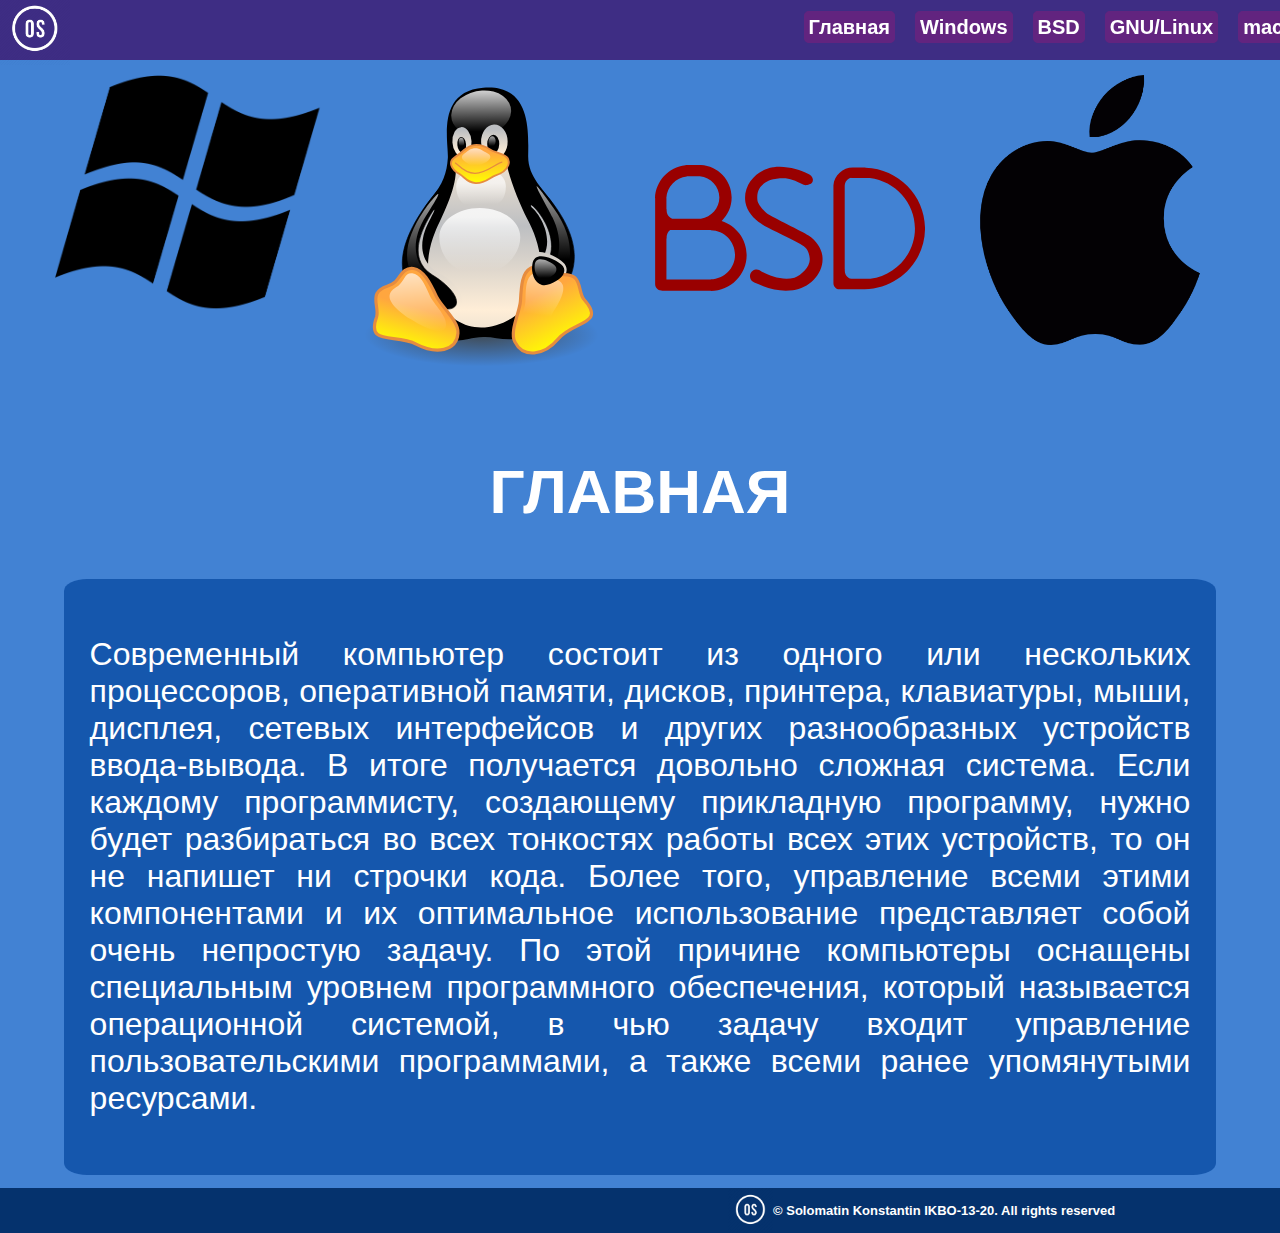
<file: index.html>
<!DOCTYPE html>
<head>
    <meta charset="utf-8">
    <meta http-equiv="X-UA-Compatible" content="IE=edge">
    <title>Современные операционные системы</title>
    <link href="styles.css" rel="stylesheet" type="text/css">
    <link rel="shortcut icon" href="/assets/icon.ico">
</head>
<body>
    <nav>
        <a class="icon" href="index.html"><img src="/assets/icon.webp" alt="main"></a>
        <div class="menu">
            <ul class="nav-bar">
                <li class="menu-link">
                    <!-- ГЛАВНАЯ -->
                    <a class="menu-point" href="index.html">Главная</a>
                </li>
                <li class="menu-link">
                    <!-- WINDOWS -->
                    <a class="menu-point" href="windows.html">Windows</a>
                    <ul class = "sub-menu">
                        <li>
                            <a class="nav-point" href = "windows.html#main">Windows</a>
                        </li>
                        <li class = "sub-menu-link">
                            <a class="nav-point" href = "windows.html#W9X">Семейство Windows 9x</a>
                        </li>
                        <li class = "sub-menu-link">
                            <a class="nav-point" href = "windows.html#WNT">Семейство Windows NT</a>
                        </li>
                        <li class = "sub-menu-link">
                            <a class="nav-point" href = "windows.html#WP">Семейство ОС Windows для смартфонов</a>
                        </li>
                    </ul>
                </li>
                <li class="menu-link">
                    <!-- BSD -->
                    <a class="menu-point" href="bsd.html">BSD</a>
                    <ul class = "sub-menu">
                        <li>
                            <a class="nav-point" href = "bsd.html#BSD">Berkeley Software Distribution</a>
                        </li>
                        <li class = "sub-menu-link">
                            <a class="nav-point" href = "bsd.html#FreeBSD">FreeBSD</a>
                        </li>
                        <li class = "sub-menu-link">
                            <a class="nav-point" href = "bsd.html#OpenBSD">OpenBSD</a>
                        </li>
                    </ul>
                </li>
                <li class="menu-link">
                    <!-- LINUX -->
                    <a class="menu-point" href="linux.html">GNU/Linux</a>
                    <ul class = "sub-menu">
                        <li>
                            <a class="nav-point" href = "linux.html#main">Linux</a>
                        </li>
                        <li class = "sub-menu-link">
                            <a class="nav-point" href = "linux.html#history">Ранняя история</a>
                        </li>
                        <li class = "sub-menu-link">
                            <a class="nav-point" href = "linux.html#model">Модель</a>
                        </li>
                        <li class = "sub-menu-link">
                            <a class="nav-point" href = "linux.html#interface">Интерфейс пользователя</a>
                        </li>
                        <li class = "sub-menu-link">
                            <a class="nav-point" href = "linux.html#model">Реализация</a>
                        </li>
                        <li class = "sub-menu-link">
                            <a class="nav-point" href = "linux.html#prog">Программирование в Linux</a>
                        </li>
                    </ul>
                </li>
                <li class="menu-link">
                    <!-- macOS -->
                    <a class="menu-point" href="macos.html">macOS</a>
                    <ul class = "sub-menu">
                        <li>
                            <a class="nav-point" href = "macos.html#main">macOS</a>
                        </li>
                        <li class = "sub-menu-link">
                            <a class="nav-point" href = "macos.html#about">Описание</a>
                        </li>
                        <li class = "sub-menu-link">
                            <a class="nav-point" href = "macos.html#software">Программная совместимость</a>
                        </li>
                        <li class = "sub-menu-link">
                            <a class="nav-point" href = "macos.html#hardware">Аппаратная совместимость</a>
                        </li>
                    </ul>
                </li>
            </ul>
        </div>

        <button class="burger" id="burger" onclick="ToggleMenu()">
            <div class="line"></div>
        </button>
        <div class="menu-burger">
            <ul class="nav-burger" id="menu-burger" style="list-style-type: none;">
                <li>
                    <!-- ГЛАВНАЯ -->
                    <a class="nav-bar-a" href="index.html">Главная</a>
                </li>
                <li>
                    <!-- WINDOWS -->
                    <a class="nav-bar-a" href="windows.html">Windows</a>
                    <ul style="list-style-type: none;">
                        <li>
                            <a class="nav-bar-a" href = "windows.html#main">Windows</a>
                        </li>
                        <li>
                            <a class="nav-bar-a" href = "windows.html#W9X">Семейство Windows 9x</a>
                        </li>
                        <li>
                            <a class="nav-bar-a" href = "windows.html#WNT">Семейство Windows NT</a>
                        </li>
                        <li>
                            <a class="nav-bar-a" href = "windows.html#WP">Семейство ОС Windows для смартфонов</a>
                        </li>
                    </ul>
                </li>
                <li>
                    <!-- BSD -->
                    <a class="nav-bar-a" href="bsd.html" >BSD</a>
                    <ul style="list-style-type: none;">
                        <li>
                            <a class="nav-bar-a" href = "bsd.html#BSD" >Berkeley Software Distribution</a>
                        </li>
                        <li>
                            <a class="nav-bar-a" href = "bsd.html#FreeBSD" >FreeBSD</a>
                        </li>
                        <li>
                            <a class="nav-bar-a" href = "bsd.html#OpenBSD" >OpenBSD</a>
                        </li>
                    </ul>
                </li>
                <li>
                    <!-- LINUX -->
                    <a class="nav-bar-a" href="linux.html" >GNU/Linux</a>
                    <ul style="list-style-type: none;">
                        <li>
                            <a class="nav-bar-a" href = "linux.html#main" >Linux</a>
                        </li>
                        <li>
                            <a class="nav-bar-a" href = "linux.html#history" >Ранняя история</a>
                        </li>
                        <li>
                            <a class="nav-bar-a" href = "linux.html#model" >Модель</a>
                        </li> 
                        <li>
                            <a class="nav-bar-a" href = "linux.html#interface" >Интерфейс пользователя</a>
                        </li>
                        <li>
                            <a class="nav-bar-a" href = "linux.html#realization" >Реализация</a>
                        </li>  
                        <li>
                            <a class="nav-bar-a" href = "linux.html#prog" >Программирование в Linux</a>
                        </li>
                    </ul>
                </li>
                <li>
                    <!-- macOS -->
                    <a class="nav-bar-a" href="macos.html" >macOS</a>
                    <ul style="list-style-type: none;">
                        <li>
                            <a class="nav-bar-a" href = "macos.html#main" >macOS</a>
                        </li>
                        <li>
                            <a class="nav-bar-a" href = "macos.html#about" >Описание</a>
                        </li>
                        <li>
                            <a class="nav-bar-a" href = "macos.html#software" >Программная совместимость</a>
                        </li>
                        <li>
                            <a class="nav-bar-a" href = "macos.html#hardware" >Аппаратная совместимость</a>
                        </li>
                    </ul>
                </li>
            </ul>
        </div>
    </nav>
    <main>
            <script src="script.js">
        
            </script>
            <!-- ГЛАВНАЯ -->
            <div class="OS">
                <a href="windows.html"><img src="/assets/winlogo.png" class="icons-main"></a>
                <a href="linux.html"><img src="/assets/Tux.svg" class="icons-main"></a>
                <a href="bsd.html"><img src="/assets/BSD.svg" class="icons-main" style="padding-top: 35%;"></a>
                <a href="macos.html"><img src="/assets/macOSlogo.png" class="icons-main"></a>
            </div>
            <section class="site-main-section">
                <h1>ГЛАВНАЯ</h1>
                <div class="site-main-block">
                    <p>
                        Современный компьютер состоит из одного или нескольких процессоров, оперативной
                        памяти, дисков, принтера, клавиатуры, мыши, дисплея, сетевых интерфейсов и других
                        разнообразных устройств ввода-вывода. В итоге получается довольно сложная система.
                        Если каждому программисту, создающему прикладную программу, нужно будет разбираться во всех тонкостях работы всех этих устройств, то он не напишет ни строчки кода.
                        Более того, управление всеми этими компонентами и их оптимальное использование
                        представляет собой очень непростую задачу. По этой причине компьютеры оснащены
                        специальным уровнем программного обеспечения, который называется операционной
                        системой, в чью задачу входит управление пользовательскими программами, а также
                        всеми ранее упомянутыми ресурсами.  
                    </p>
                </div>
            </section>
    </main>
    <footer>
        <div class="copyright">
            <img src="/assets/icon.webp">
            <h2>© Solomatin Konstantin IKBO-13-20. All rights reserved</h2>
        </div>
    </footer>
</body>
</file>
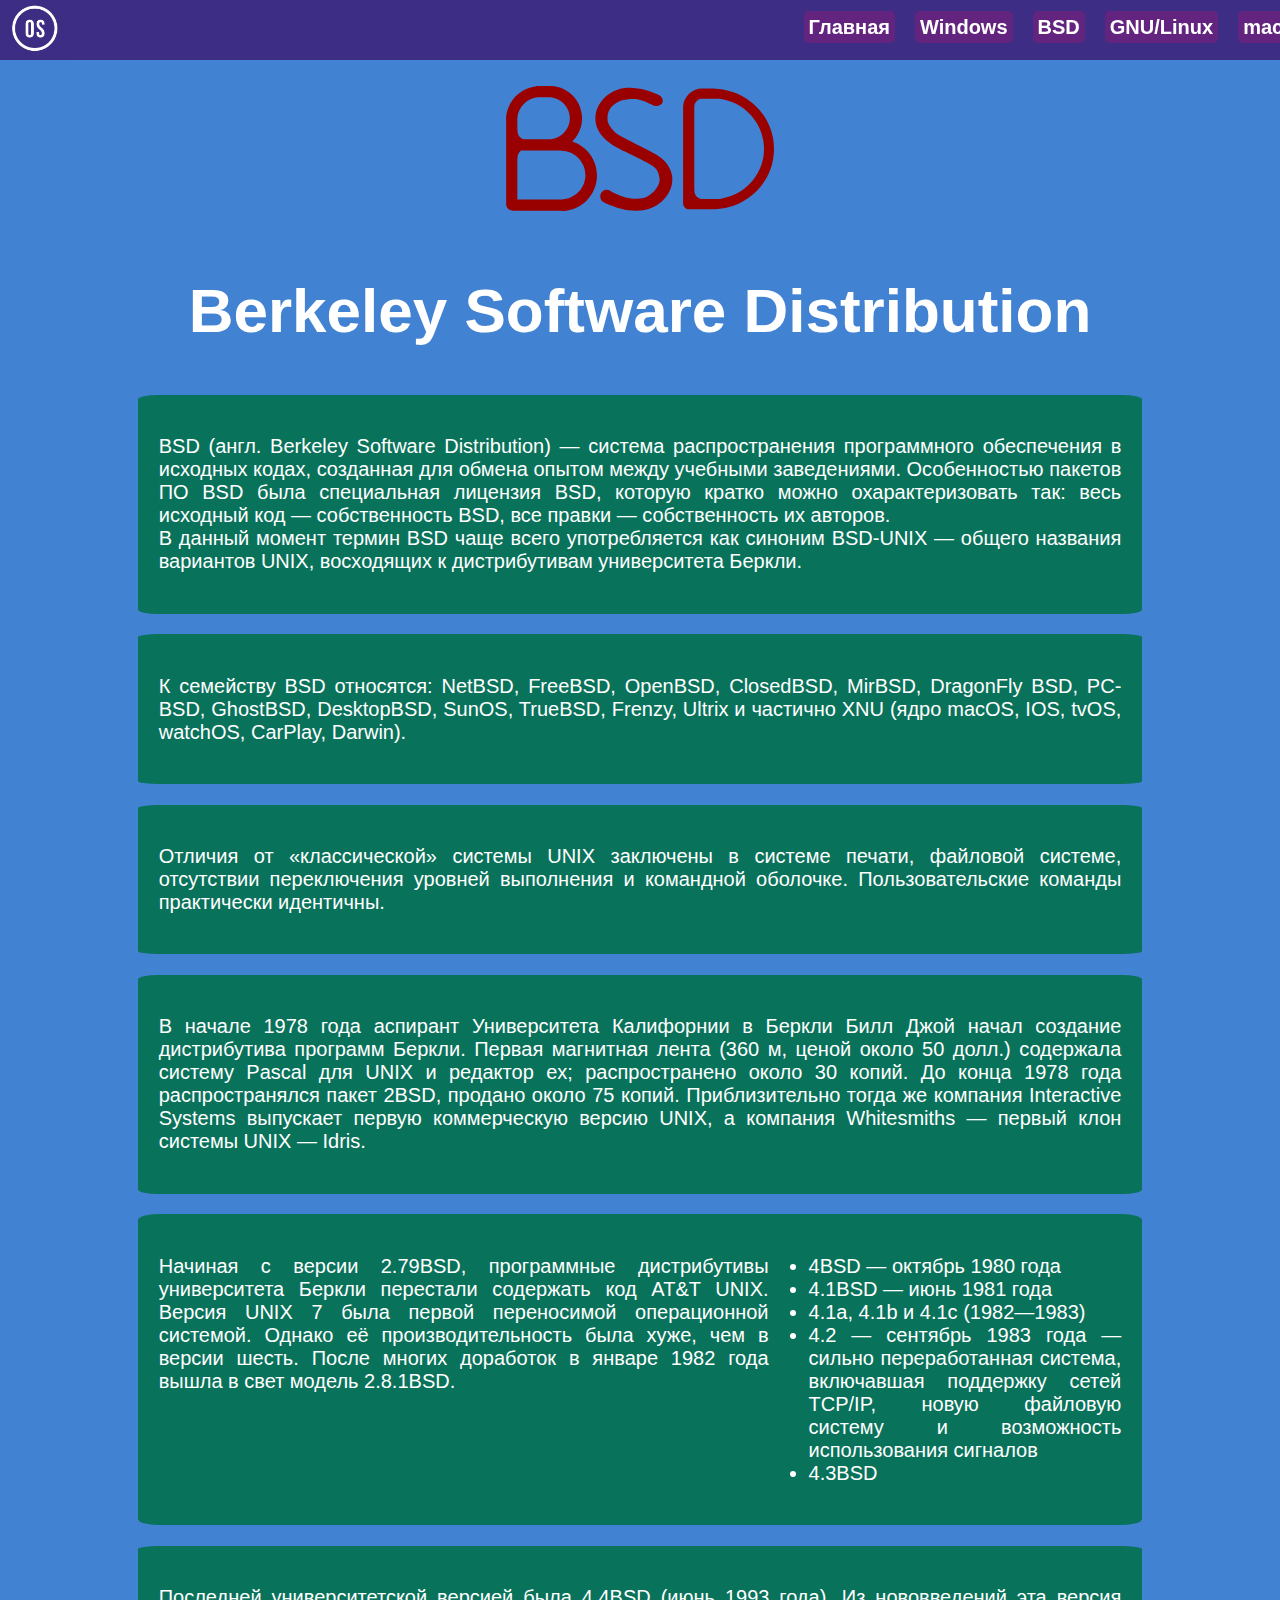
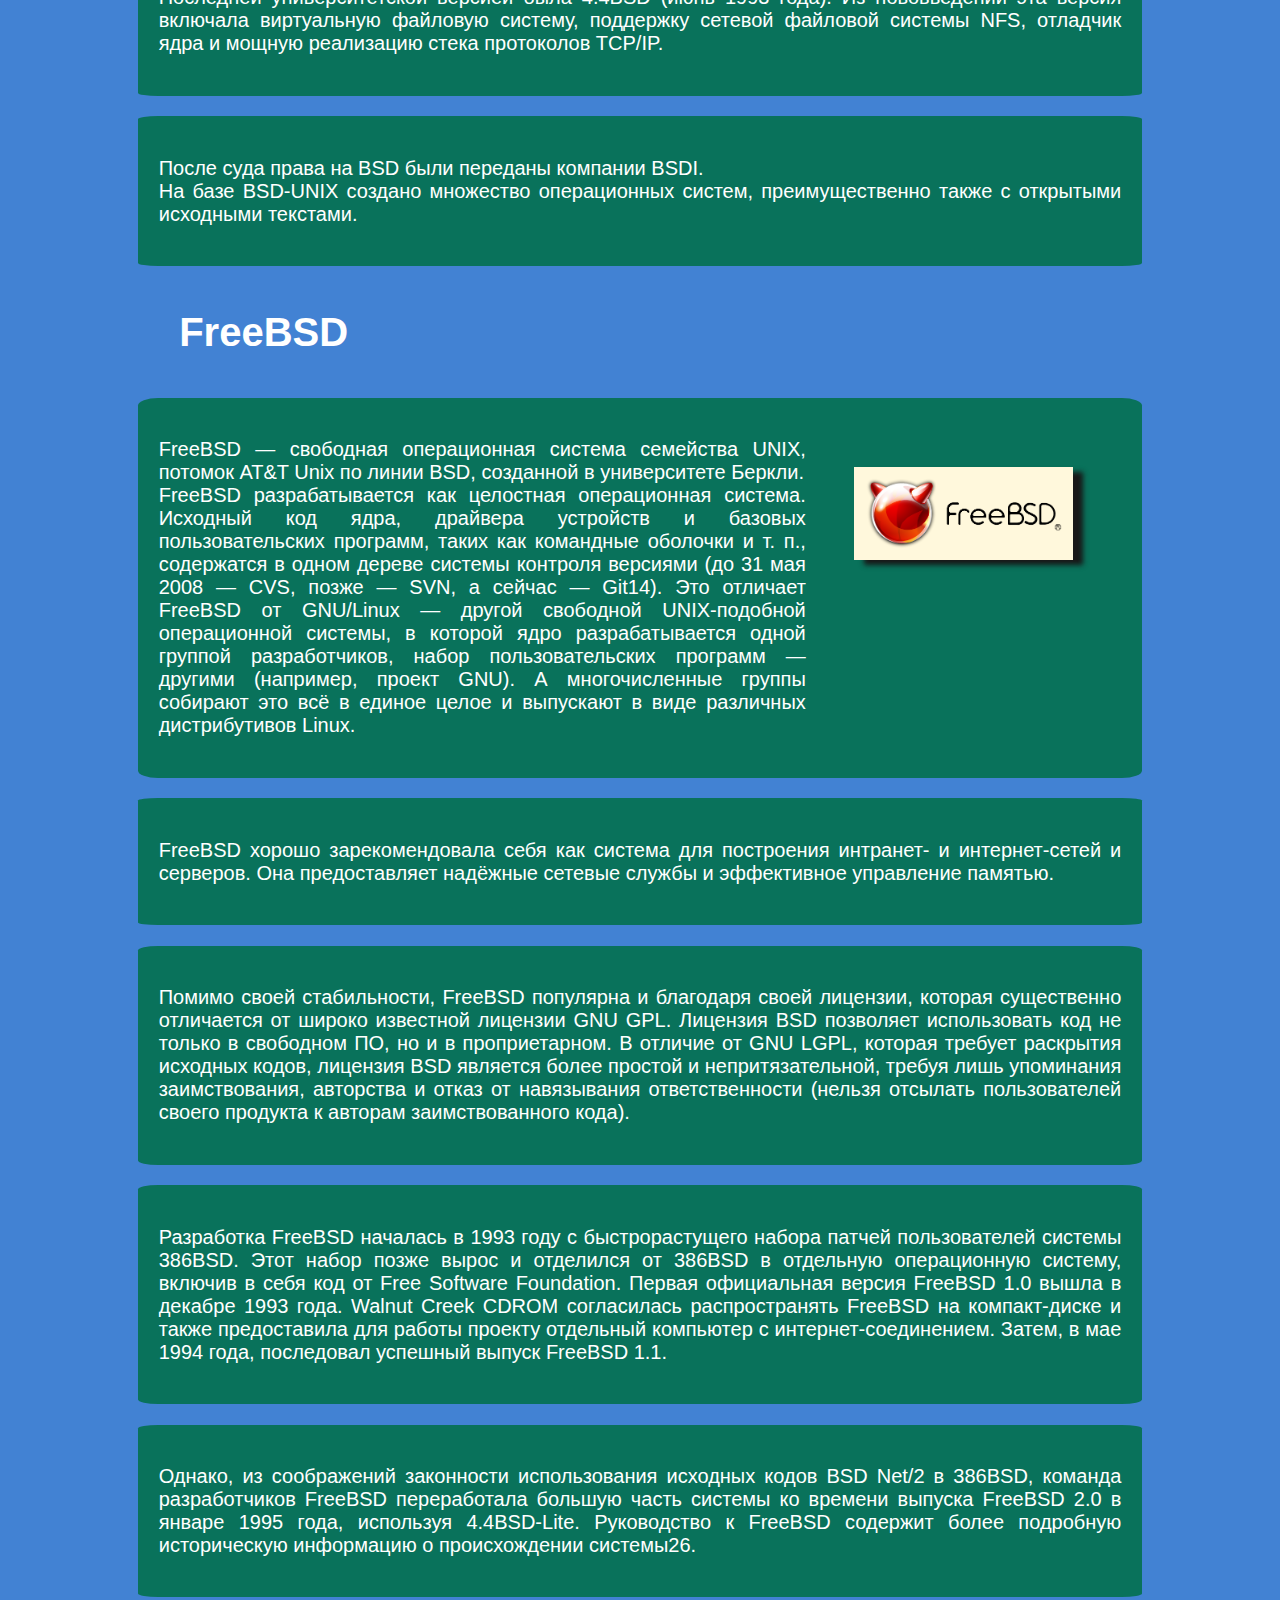
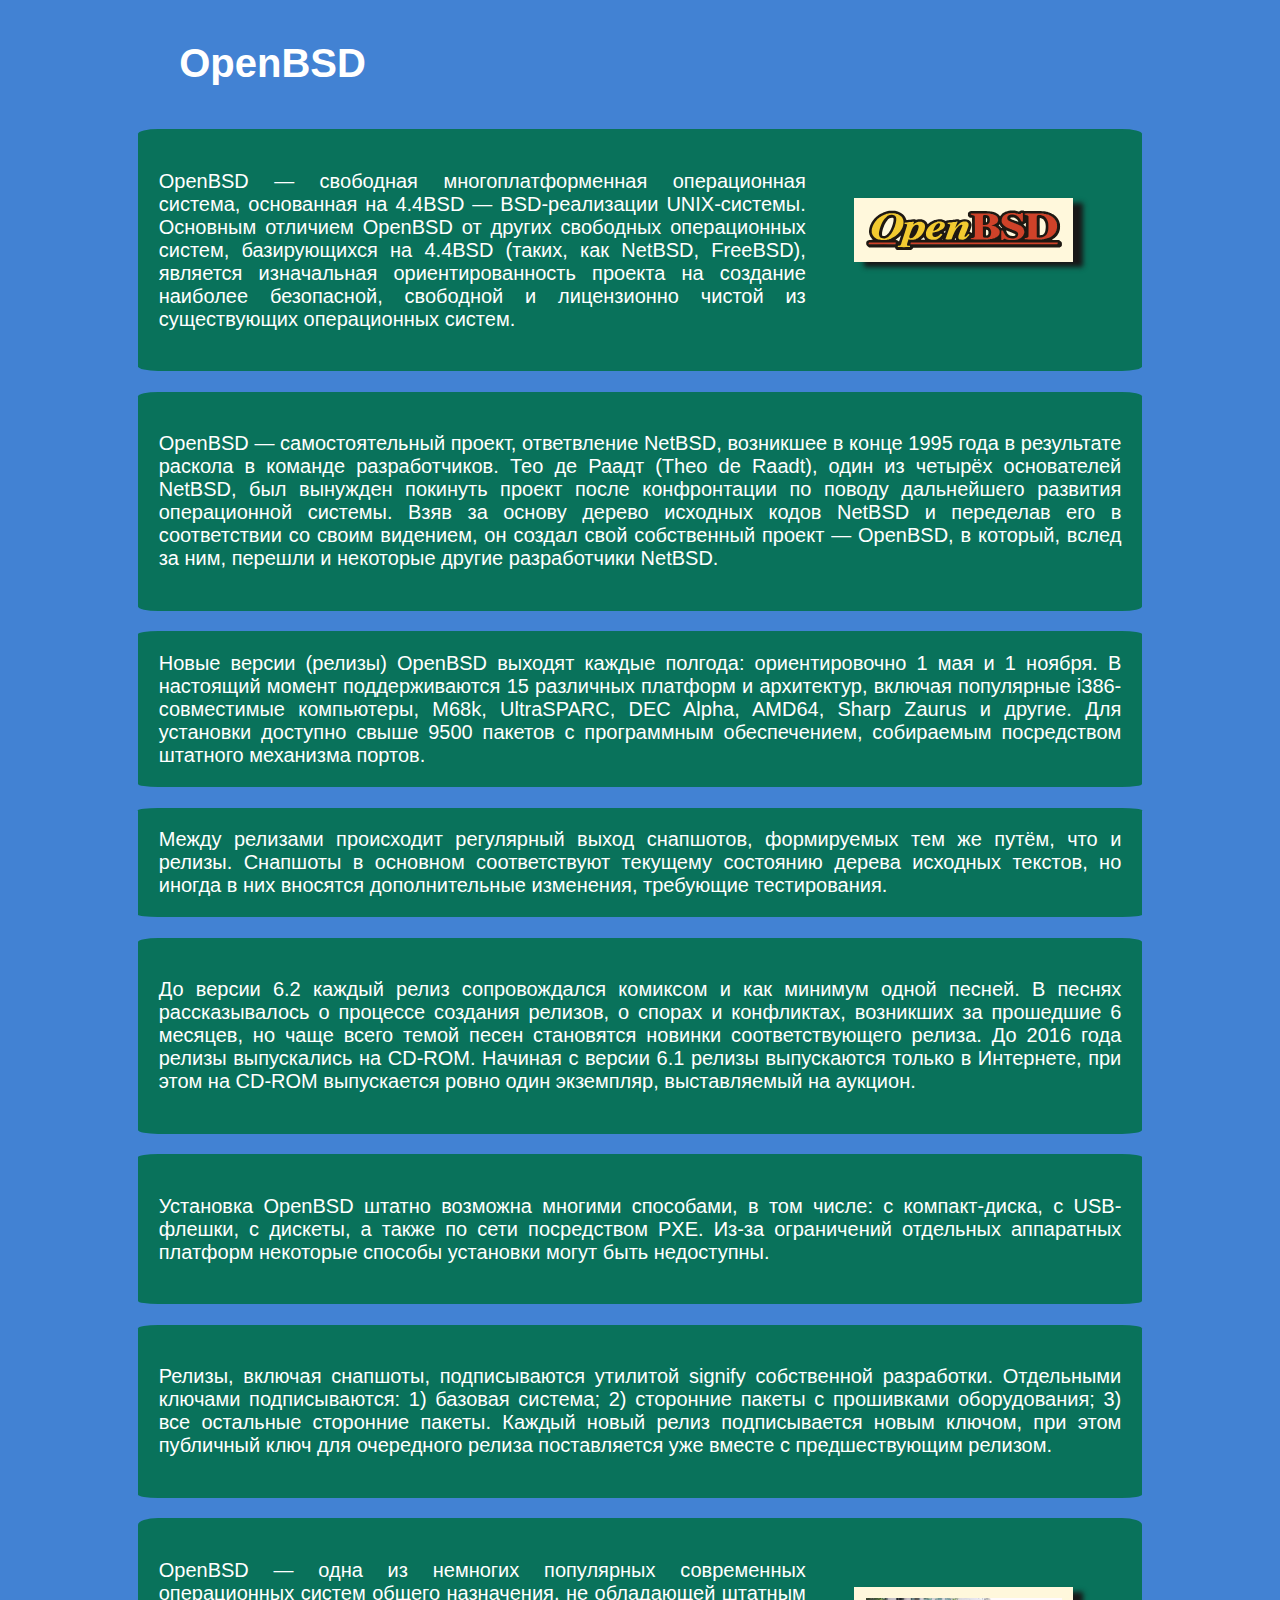
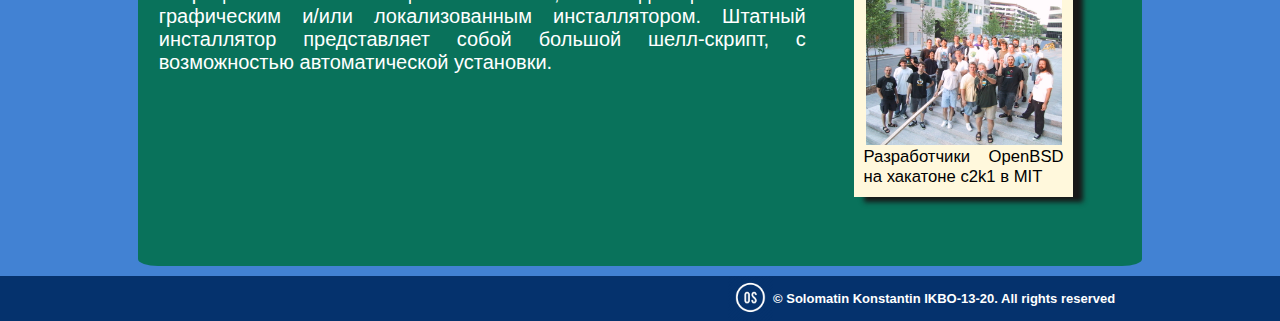
<file: bsd.html>
<!DOCTYPE html>
<head>
    <meta charset="utf-8">
    <meta http-equiv="X-UA-Compatible" content="IE=edge">
    <title>Современные операционные системы</title>
    <link href="styles.css" rel="stylesheet" type="text/css">
    <link rel="shortcut icon" href="/assets/icon.ico">
</head>
<body>
    <nav>
        <a class="icon" href="index.html"><img src="/assets/icon.webp" alt="main"></a>
        <div class="menu">
            <ul class="nav-bar">
                <li class="menu-link">
                    <!-- ГЛАВНАЯ -->
		    <!-- основная страница (тестовый комментарий) -->
                    <a class="menu-point" href="index.html">Главная</a>
                </li>
                <li class="menu-link">
                    <!-- WINDOWS -->
                    <a class="menu-point" href="windows.html">Windows</a>
                    <ul class = "sub-menu">
                        <li>
                            <a class="nav-point" href = "windows.html#main" >Windows</a>
                        </li>
                        <li class = "sub-menu-link">
                            <a class="nav-point" href = "windows.html#W9X" >Семейство Windows 9x</a>
                        </li>
                        <li class = "sub-menu-link">
                            <a class="nav-point" href = "windows.html#WNT" >Семейство Windows NT</a>
                        </li>
                        <li class = "sub-menu-link">
                            <a class="nav-point" href = "windows.html#WP" >Семейство ОС Windows для смартфонов</a>
                        </li>
                    </ul>
                </li>
                <li class="menu-link">
                    <!-- BSD -->
                    <a class="menu-point" href="bsd.html">BSD</a>
                    <ul class = "sub-menu">
                        <li>
                            <a class="nav-point" href = "#BSD" >Berkeley Software Distribution</a>
                        </li>
                        <li class = "sub-menu-link">
                            <a class="nav-point" href = "#FreeBSD" >FreeBSD</a>
                        </li>
                        <li class = "sub-menu-link">
                            <a class="nav-point" href = "#OpenBSD" >OpenBSD</a>
                        </li>
                    </ul>
                </li>
                <li class="menu-link">
                    <!-- LINUX -->
                    <a class="menu-point" href="linux.html">GNU/Linux</a>
                    <ul class = "sub-menu">
                        <li>
                            <a class="nav-point" href = "linux.html#main">Linux</a>
                        </li>
                        <li class = "sub-menu-link">
                            <a class="nav-point" href = "linux.html#history">Ранняя история</a>
                        </li>
                        <li class = "sub-menu-link">
                            <a class="nav-point" href = "linux.html#model">Модель</a>
                        </li>
                        <li class = "sub-menu-link">
                            <a class="nav-point" href = "linux.html#interface">Интерфейс пользователя</a>
                        </li>
                        <li class = "sub-menu-link">
                            <a class="nav-point" href = "linux.html#model">Реализация</a>
                        </li>
                        <li class = "sub-menu-link">
                            <a class="nav-point" href = "linux.html#prog">Программирование в Linux</a>
                        </li>
                    </ul>
                </li>
                <li class="menu-link">
                    <!-- macOS -->
                    <a class="menu-point" href="macos.html">macOS</a>
                    <ul class = "sub-menu">
                        <li>
                            <a class="nav-point" href = "macos.html#main" >macOS</a>
                        </li>
                        <li class = "sub-menu-link">
                            <a class="nav-point" href = "macos.html#about" >Описание</a>
                        </li>
                        <li class = "sub-menu-link">
                            <a class="nav-point" href = "macos.html#software" >Программная совместимость</a>
                        </li>
                        <li class = "sub-menu-link">
                            <a class="nav-point" href = "macos.html#hardware" >Аппаратная совместимость</a>
                        </li>
                    </ul>
                </li>
            </ul>
        </div>
        <button class="burger" id="burger" onclick="ToggleMenu()">
            <div class="line"></div>
        </button>
        <div class="menu-burger">
            <ul class="nav-burger" id="menu-burger" style="list-style-type: none;">
                <li>
                    <!-- ГЛАВНАЯ -->
                    <a class="nav-bar-a" href="index.html">Главная</a>
                </li>
                <li>
                    <!-- WINDOWS -->
                    <a class="nav-bar-a" href="windows.html">Windows</a>
                    <ul style="list-style-type: none;">
                        <li>
                            <a class="nav-bar-a" href = "windows.html#main" >Windows</a>
                        </li>
                        <li>
                            <a class="nav-bar-a" href = "windows.html#W9X" >Семейство Windows 9x</a>
                        </li>
                        <li>
                            <a class="nav-bar-a" href = "windows.html#WNT" >Семейство Windows NT</a>
                        </li>
                        <li>
                            <a class="nav-bar-a" href = "windows.html#WP" >Семейство ОС Windows для смартфонов</a>
                        </li>
                    </ul>
                </li>
                <li>
                    <!-- BSD -->
                    <a class="nav-bar-a" href="bsd.html">BSD</a>
                    <ul style="list-style-type: none;">
                        <li>
                            <a class="nav-bar-a" href = "#BSD" >Berkeley Software Distribution</a>
                        </li>
                        <li>
                            <a class="nav-bar-a" href = "#FreeBSD" >FreeBSD</a>
                        </li>
                        <li>
                            <a class="nav-bar-a" href = "#OpenBSD" >OpenBSD</a>
                        </li>
                    </ul>
                </li>
                <li>
                    <!-- LINUX -->
                    <a class="nav-bar-a" href="linux.html">GNU/Linux</a>
                    <ul style="list-style-type: none;">
                        <li>
                            <a class="nav-bar-a" href = "linux.html#main" >Linux</a>
                        </li>
                        <li>
                            <a class="nav-bar-a" href = "linux.html#history" >Ранняя история</a>
                        </li>
                        <li>
                            <a class="nav-bar-a" href = "linux.html#realization" >Реализация</a>
                        </li>    
                            <a class="nav-bar-a" href = "linux.html#interface" >Интерфейс пользователя</a>
                        </li>
                        <li>
                            <a class="nav-bar-a" href = "linux.html#model" >Модель</a>
                        </li>
                        <li>
                            <a class="nav-bar-a" href = "linux.html#prog" >Программирование в Linux</a>
                        </li>
                    </ul>
                </li>
                <li>
                    <!-- macOS -->
                    <a class="nav-bar-a" href="macos.html">macOS</a>
                    <ul style="list-style-type: none;">
                        <li>
                            <a class="nav-bar-a" href = "macos.html#main" >macOS</a>
                        </li>
                        <li>
                            <a class="nav-bar-a" href = "macos.html#about" >Описание</a>
                        </li>
                        <li>
                            <a class="nav-bar-a" href = "macos.html#software" >Программная совместимость</a>
                        </li>
                        <li>
                            <a class="nav-bar-a" href = "macos.html#hardware" >Аппаратная совместимость</a>
                        </li>
                    </ul>
                </li>
            </ul>
        </div>
    </nav>
    <main>
            <!-- BSD -->
            <section class="site-section">
                <img src="/assets/BSD.svg">
                <h1 id="BSD">Berkeley Software Distribution</h1>
                <div class="content-block" name="bsd-page">
                    <article>
                        <p>
                            BSD (англ. Berkeley Software Distribution) — система распространения программного обеспечения в исходных кодах, созданная для обмена опытом между учебными заведениями. 
                            Особенностью пакетов ПО BSD была специальная лицензия BSD, которую кратко можно охарактеризовать так: весь исходный код — собственность BSD, все правки — собственность их авторов.
                            <br>
                            В данный момент термин BSD чаще всего употребляется как синоним BSD-UNIX — общего названия вариантов UNIX, восходящих к дистрибутивам университета Беркли.
                        </p>
                    </article>
                    <article>
                        <p>
                            К семейству BSD относятся: NetBSD, FreeBSD, OpenBSD, ClosedBSD, MirBSD, DragonFly BSD, PC-BSD, GhostBSD, DesktopBSD, SunOS, TrueBSD, Frenzy, Ultrix и частично XNU (ядро macOS, IOS, tvOS, watchOS, CarPlay, Darwin).
                        </p>
                    </article>
                    <article>
                        <p>
                            Отличия от «классической» системы UNIX заключены в системе печати, файловой системе, отсутствии переключения уровней выполнения и командной оболочке. Пользовательские команды практически идентичны.
                        </p>
                    </article>
                </div>
                <div class="content-block" name="bsd-page">
                    <article>
                        <p>
                            В начале 1978 года аспирант Университета Калифорнии в Беркли Билл Джой начал создание дистрибутива программ Беркли. 
                            Первая магнитная лента (360 м, ценой около 50 долл.) содержала систему Pascal для UNIX и редактор ex; распространено около 30 копий. 
                            До конца 1978 года распространялся пакет 2BSD, продано около 75 копий. 
                            Приблизительно тогда же компания Interactive Systems выпускает первую коммерческую версию UNIX, а компания Whitesmiths — первый клон системы UNIX — Idris.
                        </p>
                    </article>
                    <article>
                        <p>
                            Начиная с версии 2.79BSD, программные дистрибутивы университета Беркли перестали содержать код AT&T UNIX. 
                            Версия UNIX 7 была первой переносимой операционной системой. Однако её производительность была хуже, чем в версии шесть. 
                            После многих доработок в январе 1982 года вышла в свет модель 2.8.1BSD.
                            <br>
                        <ul>
                            <li>4BSD — октябрь 1980 года</li>
                            <li>4.1BSD — июнь 1981 года</li>
                            <li>4.1a, 4.1b и 4.1c (1982—1983)</li>
                            <li>4.2 — сентябрь 1983 года — сильно переработанная система, включавшая поддержку сетей TCP/IP, новую файловую систему и возможность использования сигналов</li>    
                            <li>4.3BSD</li>
                        </ul>
                        </p>
                    </article>
                    <article>
                        <p>
                            Последней университетской версией была 4.4BSD (июнь 1993 года). 
                            Из нововведений эта версия включала виртуальную файловую систему, поддержку сетевой файловой системы NFS, отладчик ядра и мощную реализацию стека протоколов TCP/IP.
                        </p>
                    </article>
                    <article>
                        <p>
                            После суда права на BSD были переданы компании BSDI.
                            <br>
                            На базе BSD-UNIX создано множество операционных систем, преимущественно также с открытыми исходными текстами.
                        </p>
                    </article>
                </div>
                <div class="content-block" name="bsd-page">
                    <h2 id="FreeBSD">FreeBSD</h2>
                    <article>
                        <p>
                            FreeBSD — свободная операционная система семейства UNIX, потомок AT&T Unix по линии BSD, созданной в университете Беркли.
                            <br>
                            FreeBSD разрабатывается как целостная операционная система. 
                            Исходный код ядра, драйвера устройств и базовых пользовательских программ, таких как командные оболочки и т. п., содержатся в одном дереве системы контроля версиями (до 31 мая 2008 — CVS, позже — SVN, а сейчас — Git14). 
                            Это отличает FreeBSD от GNU/Linux — другой свободной UNIX-подобной операционной системы, в которой ядро разрабатывается одной группой разработчиков, набор пользовательских программ — другими (например, проект GNU). 
                            А многочисленные группы собирают это всё в единое целое и выпускают в виде различных дистрибутивов Linux.
                        </p>
                        <div class="aside-img">
                            <img src="/assets/FreeBSDlogo.png">
                        </div>
                    </article>
                    <article>
                        <p>
                            FreeBSD хорошо зарекомендовала себя как система для построения интранет- и интернет-сетей и серверов. 
                            Она предоставляет надёжные сетевые службы и эффективное управление памятью.
                        </p>
                    </article>
                    <article>
                        <p>
                            Помимо своей стабильности, FreeBSD популярна и благодаря своей лицензии, которая существенно отличается от широко известной лицензии GNU GPL. 
                            Лицензия BSD позволяет использовать код не только в свободном ПО, но и в проприетарном. 
                            В отличие от GNU LGPL, которая требует раскрытия исходных кодов, лицензия BSD является более простой и непритязательной, требуя лишь упоминания заимствования, авторства и отказ от навязывания ответственности (нельзя отсылать пользователей своего продукта к авторам заимствованного кода).
                        </p>
                    </article>
                </div>
                <div class="content-block" name="bsd-page">
                    <article>
                        <p>
                            Разработка FreeBSD началась в 1993 году с быстрорастущего набора патчей пользователей системы 386BSD. 
                            Этот набор позже вырос и отделился от 386BSD в отдельную операционную систему, включив в себя код от Free Software Foundation. 
                            Первая официальная версия FreeBSD 1.0 вышла в декабре 1993 года. 
                            Walnut Creek CDROM согласилась распространять FreeBSD на компакт-диске и также предоставила для работы проекту отдельный компьютер с интернет-соединением. 
                            Затем, в мае 1994 года, последовал успешный выпуск FreeBSD 1.1.
                        </p>
                    </article>
                    <article>
                        <p>
                            Однако, из соображений законности использования исходных кодов BSD Net/2 в 386BSD, команда разработчиков FreeBSD переработала большую часть системы ко времени выпуска FreeBSD 2.0 в январе 1995 года, используя 4.4BSD-Lite. 
                            Руководство к FreeBSD содержит более подробную историческую информацию о происхождении системы26.
                        </p>
                    </article>
                </div>
                
                <div class="content-block" name="bsd-page">
                    <h2 id="OpenBSD">OpenBSD</h2>
                    <article>
                        <p>
                            OpenBSD — свободная многоплатформенная операционная система, основанная на 4.4BSD — BSD-реализации UNIX-системы. 
                            Основным отличием OpenBSD от других свободных операционных систем, базирующихся на 4.4BSD (таких, как NetBSD, FreeBSD), является изначальная ориентированность проекта на создание наиболее безопасной, свободной и лицензионно чистой из существующих операционных систем.
                        </p>
                        <div class="aside-img">
                            <img src="/assets/OpenBSDlogo.svg">
                        </div>
                    </article>
                </div>
                <div class="content-block" name="bsd-page">
                    <article>
                        <p>
                            OpenBSD — самостоятельный проект, ответвление NetBSD, возникшее в конце 1995 года в результате раскола в команде разработчиков. 
                            Тео де Раадт (Theo de Raadt), один из четырёх основателей NetBSD, был вынужден покинуть проект после конфронтации по поводу дальнейшего развития операционной системы. 
                            Взяв за основу дерево исходных кодов NetBSD и переделав его в соответствии со своим видением, он создал свой собственный проект — OpenBSD, в который, вслед за ним, перешли и некоторые другие разработчики NetBSD.
                        </p>
                    </article>
                </div>
                <div class="content-block" name="bsd-page">
                    <article>
                        Новые версии (релизы) OpenBSD выходят каждые полгода: ориентировочно 1 мая и 1 ноября. 
                        В настоящий момент поддерживаются 15 различных платформ и архитектур, включая популярные i386-совместимые компьютеры, M68k, UltraSPARC, DEC Alpha, AMD64, Sharp Zaurus и другие. 
                        Для установки доступно свыше 9500 пакетов с программным обеспечением, собираемым посредством штатного механизма портов.
                    </article>
                    <article>
                        Между релизами происходит регулярный выход снапшотов, формируемых тем же путём, что и релизы. 
                        Снапшоты в основном соответствуют текущему состоянию дерева исходных текстов, но иногда в них вносятся дополнительные изменения, требующие тестирования.
                    </article>
                    <article>
                        <p>
                            До версии 6.2 каждый релиз сопровождался комиксом и как минимум одной песней. 
                            В песнях рассказывалось о процессе создания релизов, о спорах и конфликтах, возникших за прошедшие 6 месяцев, но чаще всего темой песен становятся новинки соответствующего релиза. 
                            До 2016 года релизы выпускались на CD-ROM. Начиная с версии 6.1 релизы выпускаются только в Интернете, при этом на CD-ROM выпускается ровно один экземпляр, выставляемый на аукцион.
                        </p>
                    </article>
                    <article>
                        <p>
                            Установка OpenBSD штатно возможна многими способами, в том числе: с компакт-диска, с USB-флешки, с дискеты, а также по сети посредством PXE. 
                            Из-за ограничений отдельных аппаратных платформ некоторые способы установки могут быть недоступны.
                        </p>
                    </article>
                    <article>
                        <p>
                            Релизы, включая снапшоты, подписываются утилитой signify собственной разработки. 
                            Отдельными ключами подписываются: 1) базовая система; 2) сторонние пакеты с прошивками оборудования; 3) все остальные сторонние пакеты. 
                            Каждый новый релиз подписывается новым ключом, при этом публичный ключ для очередного релиза поставляется уже вместе с предшествующим релизом.
                        </p>
                    </article>
                    <article>
                        <p>
                            OpenBSD — одна из немногих популярных современных операционных систем общего назначения, не обладающей штатным графическим и/или локализованным инсталлятором. 
                            Штатный инсталлятор представляет собой большой шелл-скрипт, с возможностью автоматической установки.
                        </p>
                        <div class="aside-img">
                            <img src="/assets/OpenBSD_hackers.jpg">
                            <span>Разработчики OpenBSD на хакатоне c2k1 в MIT</span>
                        </div>
                    </article>
                </div>
            </section>
    </main>
    <script src="script.js">
        
    </script>
    <footer>
        <div class="copyright">
            <img src="/assets/icon.webp">
            <h2>© Solomatin Konstantin IKBO-13-20. All rights reserved</h2>
        </div>
    </footer>
</body>
</file>
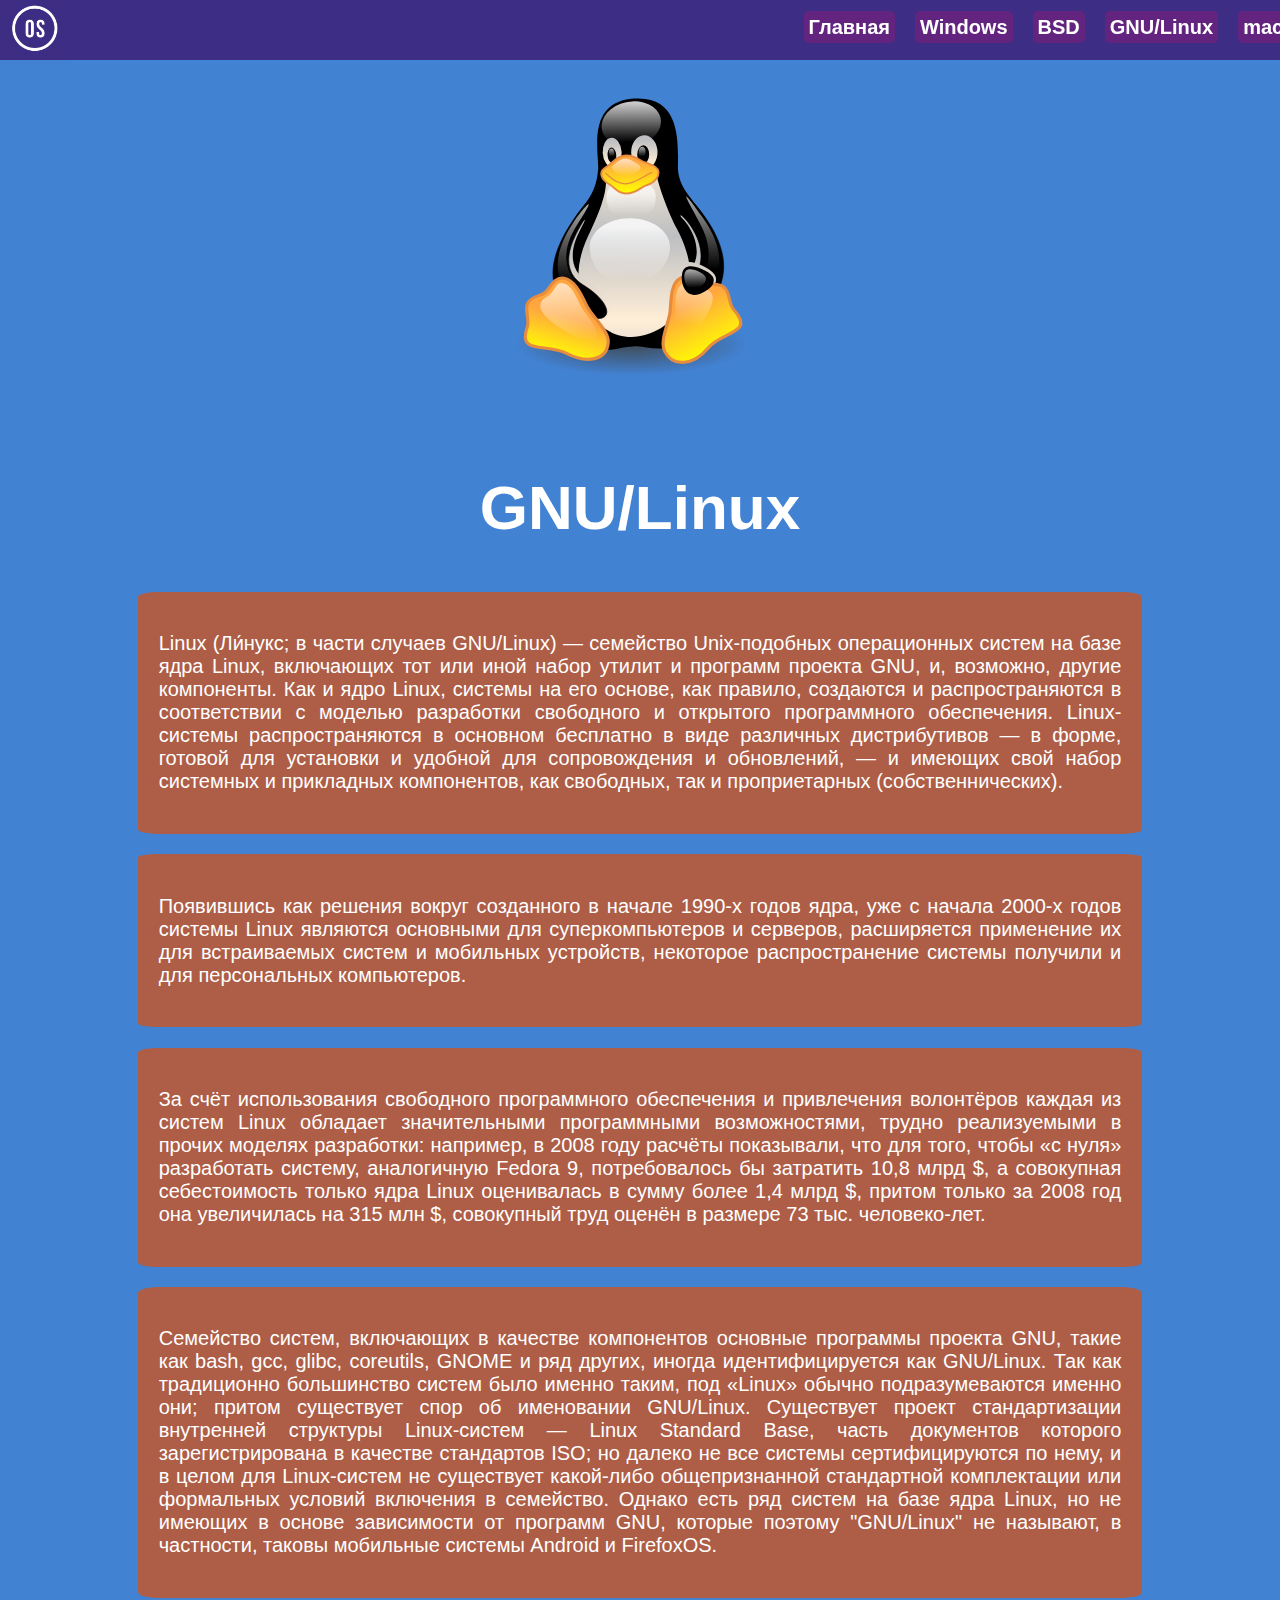
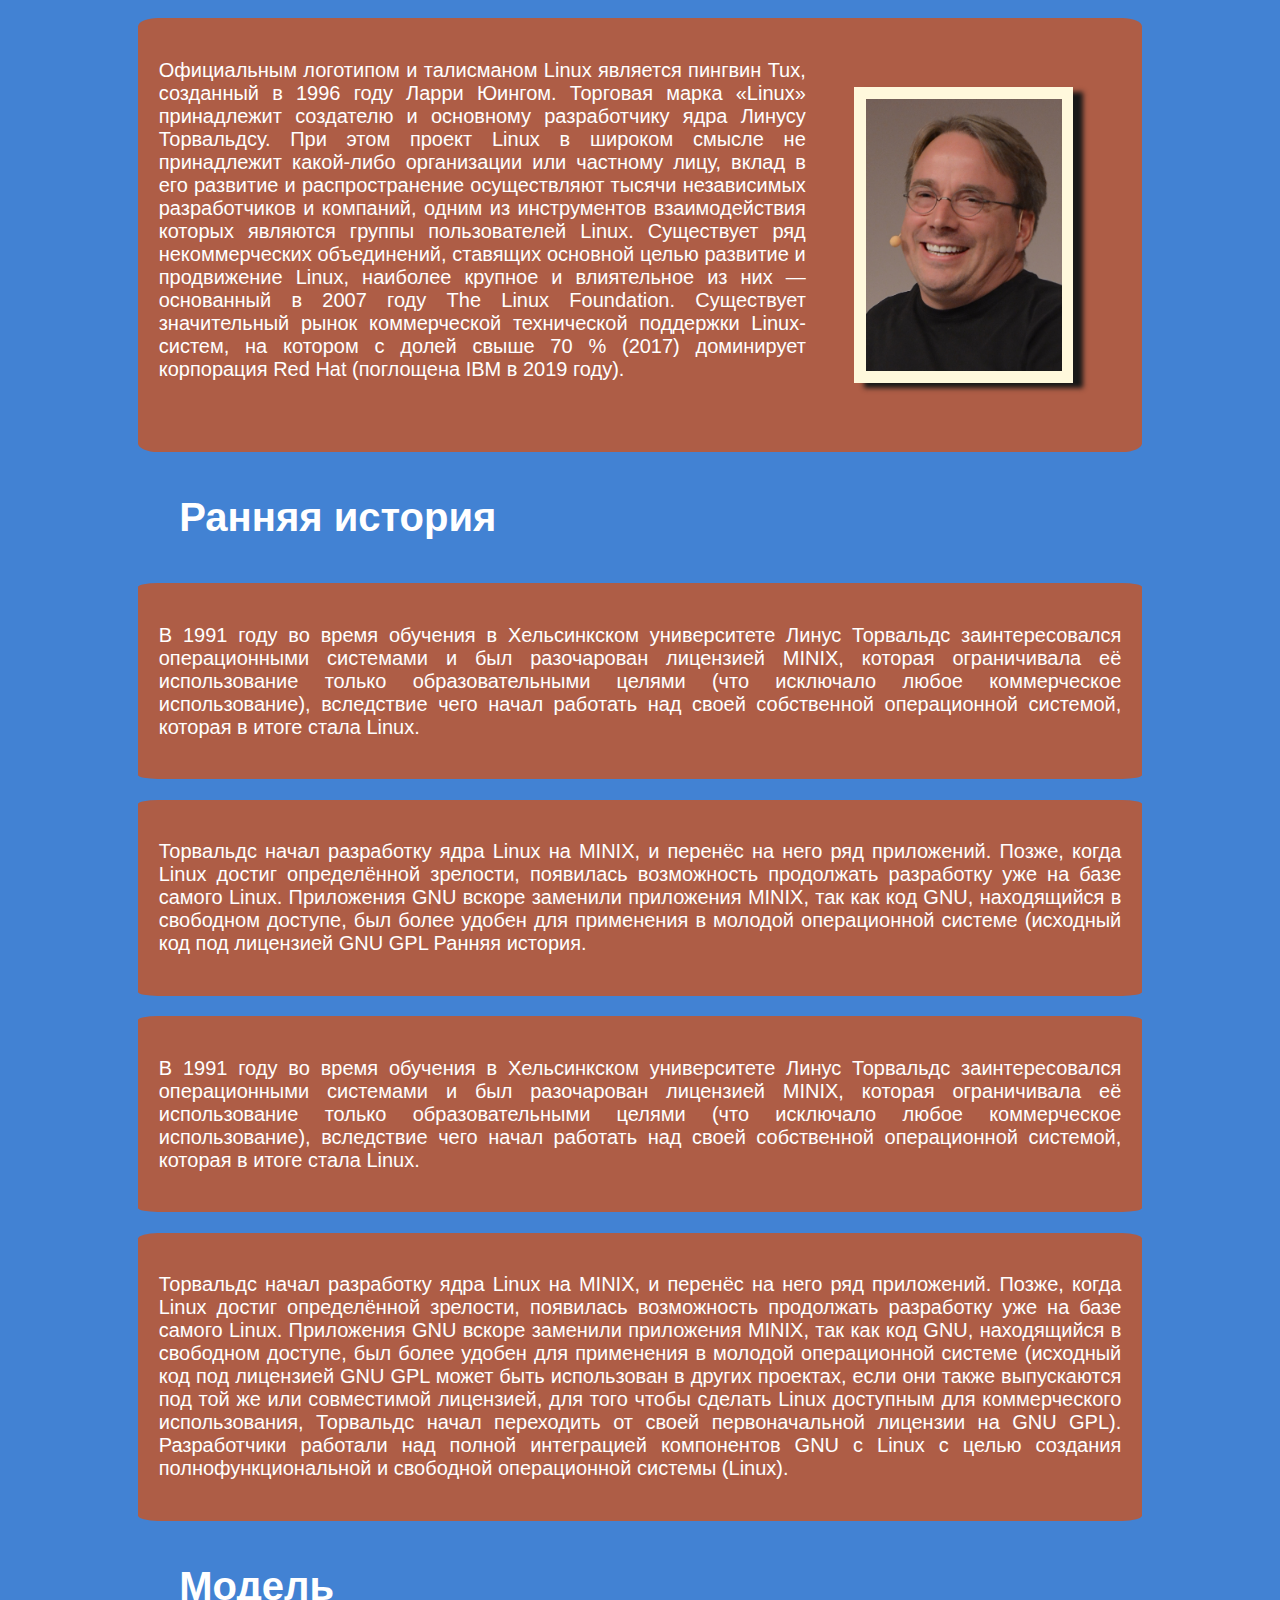
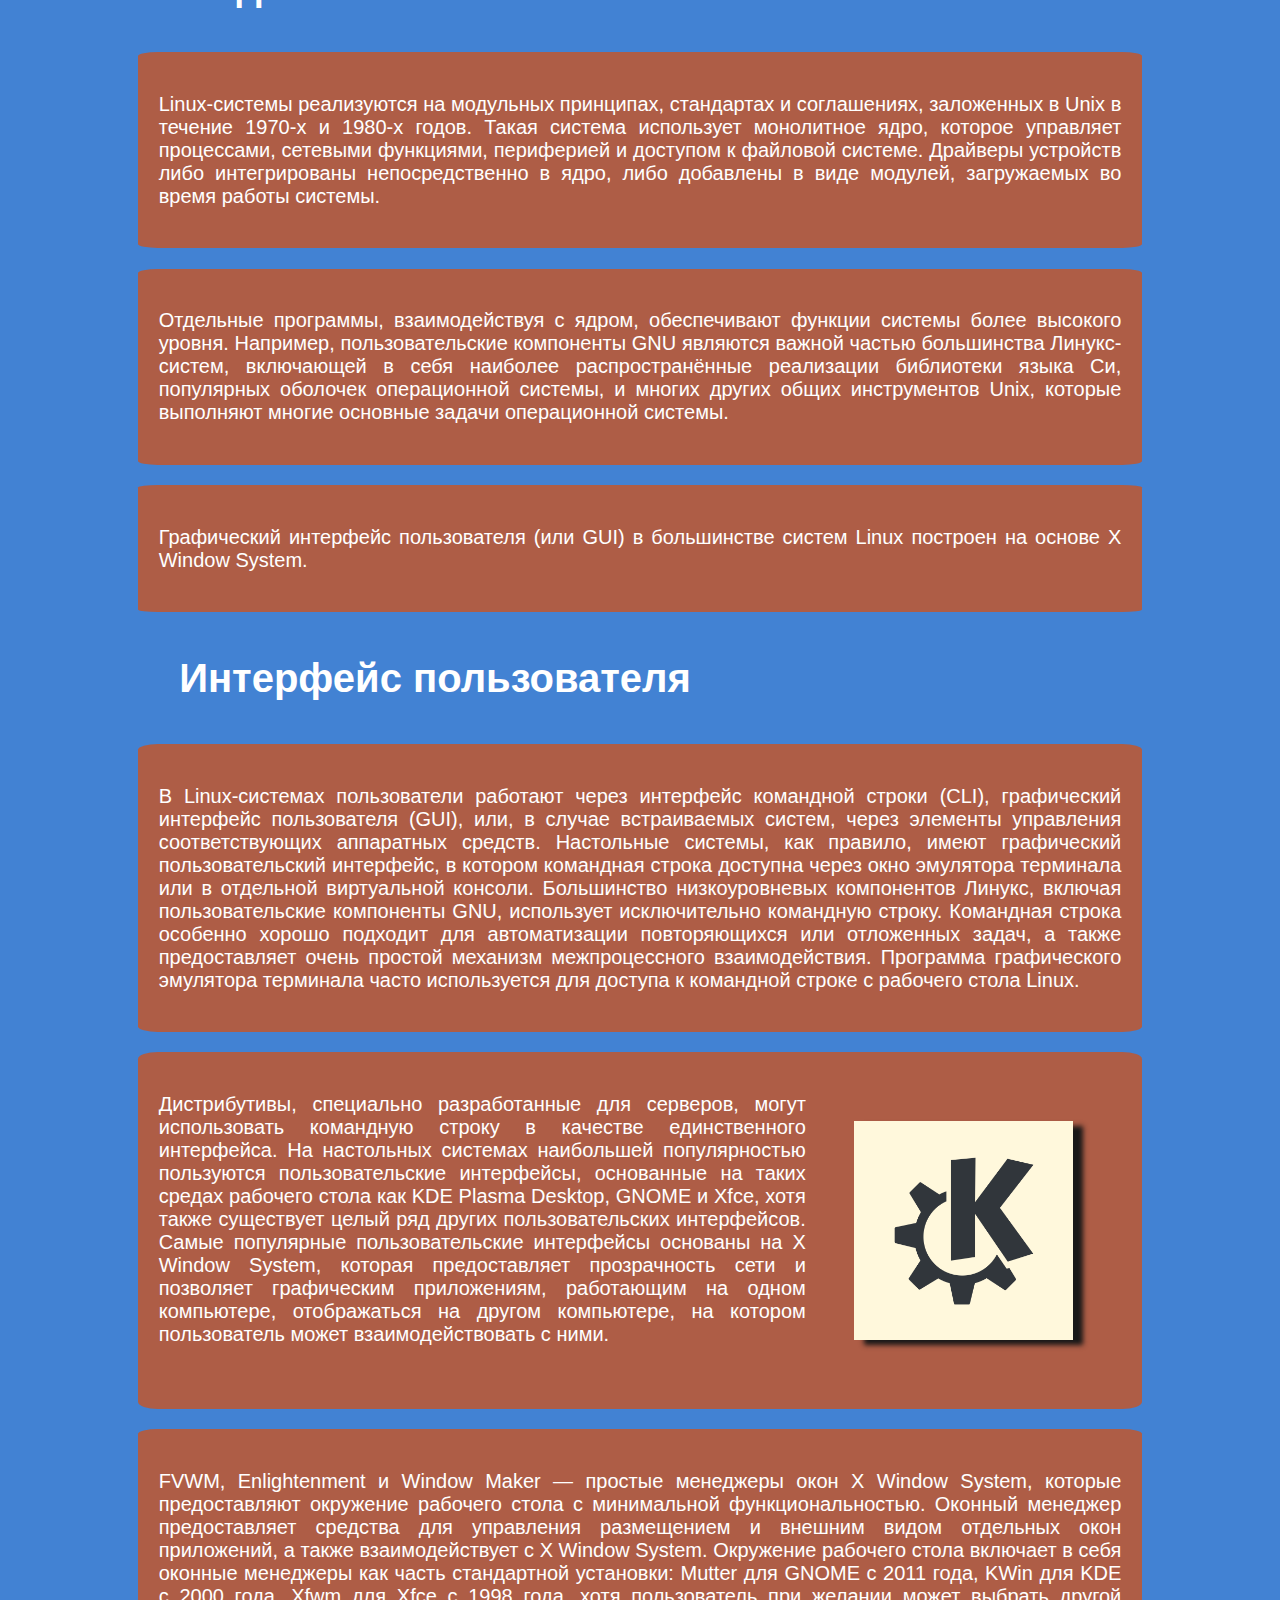
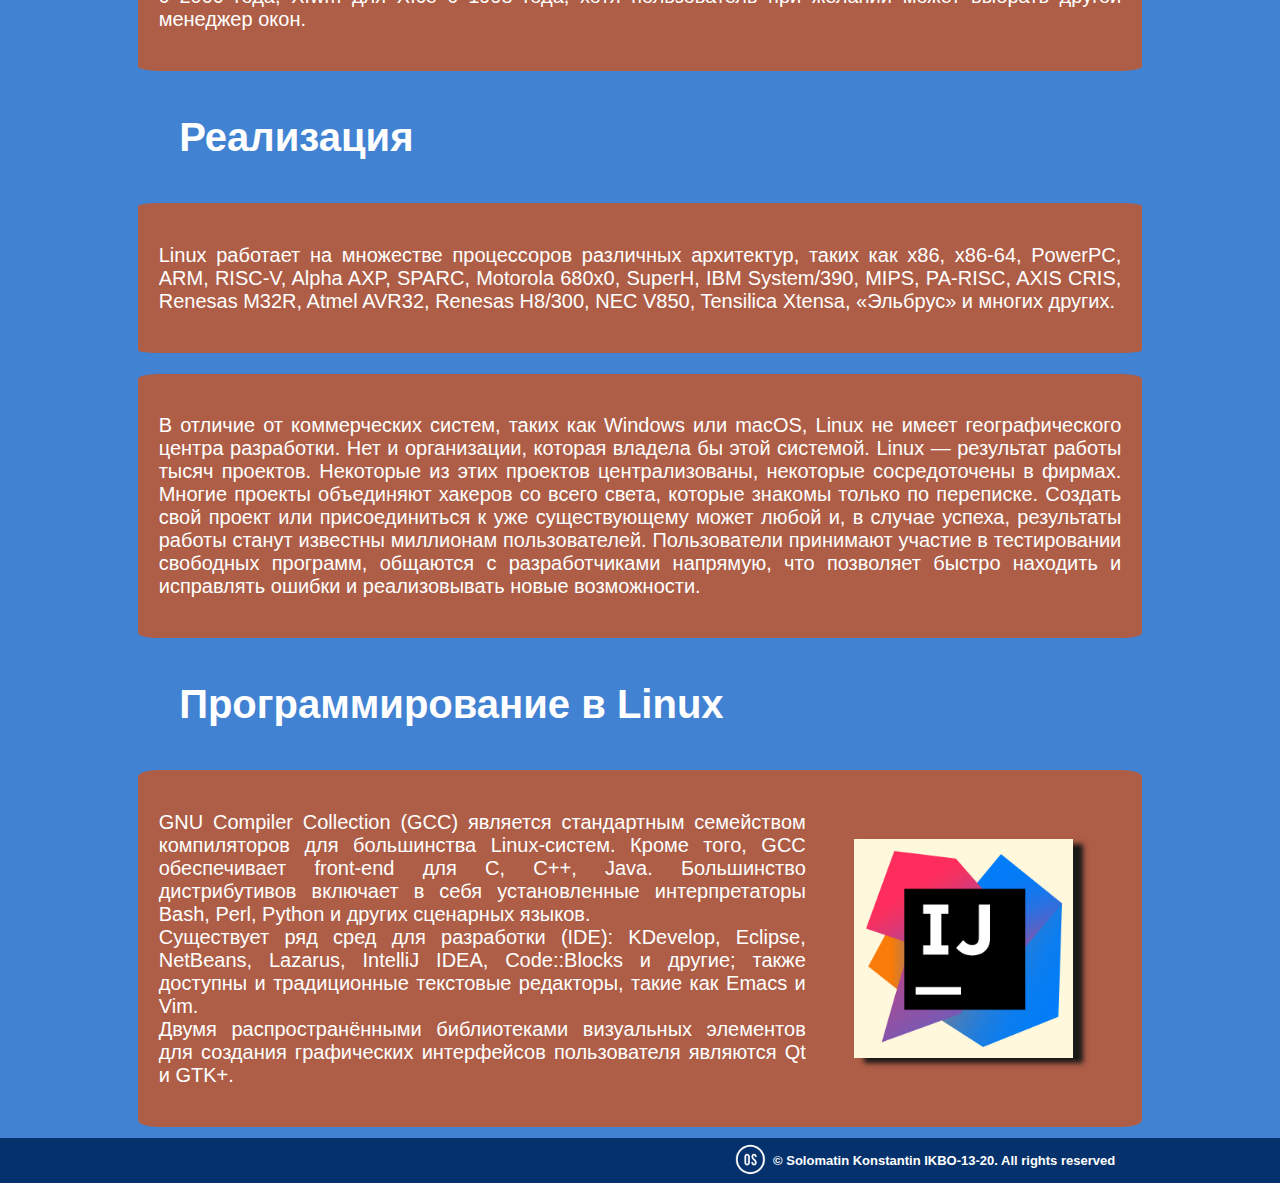
<file: linux.html>
<!DOCTYPE html>
<head>
    <meta charset="utf-8">
    <meta http-equiv="X-UA-Compatible" content="IE=edge">
    <title>Современные операционные системы</title>
    <link href="styles.css" rel="stylesheet" type="text/css">
    <link rel="shortcut icon" href="/assets/icon.ico">
</head>
<body>
    <nav>
        <a class="icon" href="index.html"><img src="/assets/icon.webp" alt="main"></a>
        <div class="menu">
            <ul class="nav-bar">
                <li class="menu-link">
                    <!-- ГЛАВНАЯ -->
		    <!-- (тестовый комментарий) -->
                    <a class="menu-point" href="index.html">Главная</a>
                </li>
                <li class="menu-link">
                    <!-- WINDOWS -->
                    <a class="menu-point" href="windows.html">Windows</a>
                    <ul class = "sub-menu">
                        <li>
                            <a class="nav-point" href = "windows.html#main" >Windows</a>
                        </li>
                        <li class = "sub-menu-link">
                            <a class="nav-point" href = "windows.html#W9X" >Семейство Windows 9x</a>
                        </li>
                        <li class = "sub-menu-link">
                            <a class="nav-point" href = "windows.html#WNT" >Семейство Windows NT</a>
                        </li>
                        <li class = "sub-menu-link">
                            <a class="nav-point" href = "windows.html#WP" >Семейство ОС Windows для смартфонов</a>
                        </li>
                    </ul>
                </li>
                <li class="menu-link">
                    <!-- BSD -->
                    <a class="menu-point" href="bsd.html">BSD</a>
                    <ul class = "sub-menu">
                        <li>
                            <a class="nav-point" href = "bsd.html#BSD" >Berkeley Software Distribution</a>
                        </li>
                        <li class = "sub-menu-link">
                            <a class="nav-point" href = "bsd.html#FreeBSD" >FreeBSD</a>
                        </li>
                        <li class = "sub-menu-link">
                            <a class="nav-point" href = "bsd.html#OpenBSD" >OpenBSD</a>
                        </li>
                    </ul>
                </li>
                <li class="menu-link">
                    <!-- LINUX -->
                    <a class="menu-point" href="linux.html">GNU/Linux</a>
                    <ul class = "sub-menu">
                        <li>
                            <a class="nav-point" href = "#main">Linux</a>
                        </li>
                        <li class = "sub-menu-link">
                            <a class="nav-point" href = "#history">Ранняя история</a>
                        </li>
                        <li class = "sub-menu-link">
                            <a class="nav-point" href = "#model">Модель</a>
                        </li>
                        <li class = "sub-menu-link">
                            <a class="nav-point" href = "#interface">Интерфейс пользователя</a>
                        </li>
                        <li class = "sub-menu-link">
                            <a class="nav-point" href = "#model">Реализация</a>
                        </li>
                        <li class = "sub-menu-link">
                            <a class="nav-point" href = "#prog">Программирование в Linux</a>
                        </li>
                    </ul>
                </li>
                <li class="menu-link">
                    <!-- macOS -->
                    <a class="menu-point" href="macos.html">macOS</a>
                    <ul class = "sub-menu">
                        <li>
                            <a class="nav-point" href = "macos.html#main" >macOS</a>
                        </li>
                        <li class = "sub-menu-link">
                            <a class="nav-point" href = "macos.html#about" >Описание</a>
                        </li>
                        <li class = "sub-menu-link">
                            <a class="nav-point" href = "macos.html#software" >Программная совместимость</a>
                        </li>
                        <li class = "sub-menu-link">
                            <a class="nav-point" href = "macos.html#hardware" >Аппаратная совместимость</a>
                        </li>
                    </ul>
                </li>
            </ul>
        </div>
        <button class="burger" id="burger" onclick="ToggleMenu()">
            <div class="line"></div>
        </button>
        <div class="menu-burger">
            <ul class="nav-burger" id="menu-burger" style="list-style-type: none;">
                <li>
                    <!-- ГЛАВНАЯ -->
                    <a class="nav-bar-a" href="index.html">Главная</a>
                </li>
                <li>
                    <!-- WINDOWS -->
                    <a class="nav-bar-a" href="windows.html">Windows</a>
                    <ul style="list-style-type: none;">
                        <li>
                            <a class="nav-bar-a" href = "windows.html#main" >Windows</a>
                        </li>
                        <li>
                            <a class="nav-bar-a" href = "windows.html#W9X" >Семейство Windows 9x</a>
                        </li>
                        <li>
                            <a class="nav-bar-a" href = "windows.html#WNT" >Семейство Windows NT</a>
                        </li>
                        <li>
                            <a class="nav-bar-a" href = "windows.html#WP" >Семейство ОС Windows для смартфонов</a>
                        </li>
                    </ul>
                </li>
                <li>
                    <!-- BSD -->
                    <a class="nav-bar-a" href="bsd.html">BSD</a>
                    <ul style="list-style-type: none;">
                        <li>
                            <a class="nav-bar-a" href = "bsd.html#BSD" >Berkeley Software Distribution</a>
                        </li>
                        <li>
                            <a class="nav-bar-a" href = "bsd.html#FreeBSD" >FreeBSD</a>
                        </li>
                        <li>
                            <a class="nav-bar-a" href = "bsd.html#OpenBSD" >OpenBSD</a>
                        </li>
                    </ul>
                </li>
                <li>
                    <!-- LINUX -->
                    <a class="nav-bar-a" href="linux.html">GNU/Linux</a>
                    <ul style="list-style-type: none;">
                        <li>
                            <a class="nav-bar-a" href = "#main" >Linux</a>
                        </li>
                        <li>
                            <a class="nav-bar-a" href = "#history" >Ранняя история</a>
                        </li>
                        <li>
                            <a class="nav-bar-a" href = "#model" >Модель</a>
                        </li> 
                        <li>
                            <a class="nav-bar-a" href = "#interface" >Интерфейс пользователя</a>
                        </li>
                        <li>
                            <a class="nav-bar-a" href = "#realization" >Реализация</a>
                        </li>  
                        <li>
                            <a class="nav-bar-a" href = "#prog">Программирование в Linux</a>
                        </li>
                    </ul>
                </li>
                <li>
                    <!-- macOS -->
                    <a class="nav-bar-a" href="macos.html">macOS</a>
                    <ul style="list-style-type: none;">
                        <li>
                            <a class="nav-bar-a" href = "macos.html#main" >macOS</a>
                        </li>
                        <li>
                            <a class="nav-bar-a" href = "macos.html#about" >Описание</a>
                        </li>
                        <li>
                            <a class="nav-bar-a" href = "macos.html#software" >Программная совместимость</a>
                        </li>
                        <li>
                            <a class="nav-bar-a" href = "macos.html#hardware" >Аппаратная совместимость</a>
                        </li>
                    </ul>
                </li>
            </ul>
        </div>
    </nav>
    <main>
            <!-- LINUX -->
            <section class="site-section" id="main">
                <img src="/assets/Tux.svg">
                <h1>GNU/Linux</h1>
                <div class="content-block" name="linux-page">
                    <article>
                        <p>
                            Linux (Ли́нукс; в части случаев GNU/Linux) — семейство Unix-подобных операционных систем на базе ядра Linux, включающих тот или иной набор утилит и программ проекта GNU, и, возможно, другие компоненты. 
                            Как и ядро Linux, системы на его основе, как правило, создаются и распространяются в соответствии с моделью разработки свободного и открытого программного обеспечения. 
                            Linux-системы распространяются в основном бесплатно в виде различных дистрибутивов — в форме, готовой для установки и удобной для сопровождения и обновлений, — и имеющих свой набор системных и прикладных компонентов, как свободных, так и проприетарных (собственнических).
                        </p>
                    </article>
                    <article>
                        <p>
                            Появившись как решения вокруг созданного в начале 1990-х годов ядра, уже с начала 2000-х годов системы Linux являются основными для суперкомпьютеров и серверов, расширяется применение их для встраиваемых систем и мобильных устройств, некоторое распространение системы получили и для персональных компьютеров.
                        </p>
                    </article>
                    <article>
                        <p>
                            За счёт использования свободного программного обеспечения и привлечения волонтёров каждая из систем Linux обладает значительными программными возможностями, трудно реализуемыми в прочих моделях разработки: например, в 2008 году расчёты показывали, что для того, чтобы «с нуля» разработать систему, аналогичную Fedora 9, потребовалось бы затратить 10,8 млрд $, а совокупная себестоимость только ядра Linux оценивалась в сумму более 1,4 млрд $, притом только за 2008 год она увеличилась на 315 млн $, совокупный труд оценён в размере 73 тыс. человеко-лет.
                        </p>
                    </article>
                    <article>
                        <p>
                            Семейство систем, включающих в качестве компонентов основные программы проекта GNU, такие как bash, gcc, glibc, coreutils, GNOME и ряд других, иногда идентифицируется как GNU/Linux. 
                            Так как традиционно большинство систем было именно таким, под «Linux» обычно подразумеваются именно они; притом существует спор об именовании GNU/Linux. 
                            Существует проект стандартизации внутренней структуры Linux-систем — Linux Standard Base, часть документов которого зарегистрирована в качестве стандартов ISO; но далеко не все системы сертифицируются по нему, и в целом для Linux-систем не существует какой-либо общепризнанной стандартной комплектации или формальных условий включения в семейство. 
                            Однако есть ряд систем на базе ядра Linux, но не имеющих в основе зависимости от программ GNU, которые поэтому "GNU/Linux" не называют, в частности, таковы мобильные системы Android и FirefoxOS.
                        </p>
                    </article>
                    <article>
                        <p>
                            Официальным логотипом и талисманом Linux является пингвин Tux, созданный в 1996 году Ларри Юингом. 
                            Торговая марка «Linux» принадлежит создателю и основному разработчику ядра Линусу Торвальдсу. 
                            При этом проект Linux в широком смысле не принадлежит какой-либо организации или частному лицу, вклад в его развитие и распространение осуществляют тысячи независимых разработчиков и компаний, одним из инструментов взаимодействия которых являются группы пользователей Linux. 
                            Существует ряд некоммерческих объединений, ставящих основной целью развитие и продвижение Linux, наиболее крупное и влиятельное из них — основанный в 2007 году The Linux Foundation. Существует значительный рынок коммерческой технической поддержки Linux-систем, на котором с долей свыше 70 % (2017) доминирует корпорация Red Hat (поглощена IBM в 2019 году).
                        </p>
                        <div class="aside-img">
                            <img src="/assets/Linus_Torvalds.jpg">
                        </div>
                    </article>
                </div>
                <div class="content-block" name="linux-page">
                    <h2 id="history">Ранняя история</h2>
                    <article>
                        <p>
                            В 1991 году во время обучения в Хельсинкском университете Линус Торвальдс заинтересовался операционными системами и был разочарован лицензией MINIX, которая ограничивала её использование только образовательными целями (что исключало любое коммерческое использование), вследствие чего начал работать над своей собственной операционной системой, которая в итоге стала Linux.
                        </p>
                    </article>
                    <article>
                        <p>
                            Торвальдс начал разработку ядра Linux на MINIX, и перенёс на него ряд приложений. 
                            Позже, когда Linux достиг определённой зрелости, появилась возможность продолжать разработку уже на базе самого Linux. 
                            Приложения GNU вскоре заменили приложения MINIX, так как код GNU, находящийся в свободном доступе, был более удобен для применения в молодой операционной системе (исходный код под лицензией GNU GPL Ранняя история.
                        </p>
                    </article>
                    <article>
                        <p>
                            В 1991 году во время обучения в Хельсинкском университете Линус Торвальдс заинтересовался операционными системами и был разочарован лицензией MINIX, которая ограничивала её использование только образовательными целями (что исключало любое коммерческое использование), вследствие чего начал работать над своей собственной операционной системой, которая в итоге стала Linux.
                        </p>
                    </article>
                    <article>
                        <p>
                            Торвальдс начал разработку ядра Linux на MINIX, и перенёс на него ряд приложений. 
                            Позже, когда Linux достиг определённой зрелости, появилась возможность продолжать разработку уже на базе самого Linux. 
                            Приложения GNU вскоре заменили приложения MINIX, так как код GNU, находящийся в свободном доступе, был более удобен для применения в молодой операционной системе (исходный код под лицензией GNU GPL может быть использован в других проектах, если они также выпускаются под той же или совместимой лицензией, для того чтобы сделать Linux доступным для коммерческого использования, Торвальдс начал переходить от своей первоначальной лицензии на GNU GPL). 
                            Разработчики работали над полной интеграцией компонентов GNU с Linux с целью создания полнофункциональной и свободной операционной системы (Linux).
                        </p>
                    </article>
                </div>
                <div class="content-block" name="linux-page">
                    <h2 id="model">Модель</h2>
                    <article>
                        <p>
                            Linux-системы реализуются на модульных принципах, стандартах и соглашениях, заложенных в Unix в течение 1970-х и 1980-х годов. 
                            Такая система использует монолитное ядро, которое управляет процессами, сетевыми функциями, периферией и доступом к файловой системе. 
                            Драйверы устройств либо интегрированы непосредственно в ядро, либо добавлены в виде модулей, загружаемых во время работы системы.
                        </p>
                    </article>
                    <article>
                        <p>
                            Отдельные программы, взаимодействуя с ядром, обеспечивают функции системы более высокого уровня. 
                            Например, пользовательские компоненты GNU являются важной частью большинства Линукс-систем, включающей в себя наиболее распространённые реализации библиотеки языка Си, популярных оболочек операционной системы, и многих других общих инструментов Unix, которые выполняют многие основные задачи операционной системы.
                        </p>
                    </article>
                    <article>
                        <p>
                            Графический интерфейс пользователя (или GUI) в большинстве систем Linux построен на основе X Window System.
                        </p>
                    </article>
                </div>
                <div class="content-block" name="linux-page">
                    <h2 id="interface">Интерфейс пользователя</h2>
                    <article>
                        <p>
                            В Linux-системах пользователи работают через интерфейс командной строки (CLI), графический интерфейс пользователя (GUI), или, в случае встраиваемых систем, через элементы управления соответствующих аппаратных средств. 
                            Настольные системы, как правило, имеют графический пользовательский интерфейс, в котором командная строка доступна через окно эмулятора терминала или в отдельной виртуальной консоли. 
                            Большинство низкоуровневых компонентов Линукс, включая пользовательские компоненты GNU, использует исключительно командную строку. 
                            Командная строка особенно хорошо подходит для автоматизации повторяющихся или отложенных задач, а также предоставляет очень простой механизм межпроцессного взаимодействия. 
                            Программа графического эмулятора терминала часто используется для доступа к командной строке с рабочего стола Linux.
                        </p>
                    </article>
                    <article>
                        <p>
                            Дистрибутивы, специально разработанные для серверов, могут использовать командную строку в качестве единственного интерфейса. 
                            На настольных системах наибольшей популярностью пользуются пользовательские интерфейсы, основанные на таких средах рабочего стола как KDE Plasma Desktop, GNOME и Xfce, хотя также существует целый ряд других пользовательских интерфейсов. 
                            Самые популярные пользовательские интерфейсы основаны на X Window System, которая предоставляет прозрачность сети и позволяет графическим приложениям, работающим на одном компьютере, отображаться на другом компьютере, на котором пользователь может взаимодействовать с ними.
                        </p>
                        <div class="aside-img">
                            <img src="/assets/kde-logo.png">
                        </div>
                    </article>
                    <article>
                        <p>
                            FVWM, Enlightenment и Window Maker — простые менеджеры окон X Window System, которые предоставляют окружение рабочего стола с минимальной функциональностью. 
                            Оконный менеджер предоставляет средства для управления размещением и внешним видом отдельных окон приложений, а также взаимодействует с X Window System. 
                            Окружение рабочего стола включает в себя оконные менеджеры как часть стандартной установки: Mutter для GNOME c 2011 года, KWin для KDE c 2000 года, Xfwm для Xfce с 1998 года, хотя пользователь при желании может выбрать другой менеджер окон.
                        </p>
                    </article>
                </div>
                <div class="content-block" name="linux-page">
                    <h2 id="realization">Реализация</h2>
                    <article>
                        <p>
                            Linux работает на множестве процессоров различных архитектур, таких как x86, x86-64, PowerPC, ARM, RISC-V, Alpha AXP, SPARC, Motorola 680x0, SuperH, IBM System/390, MIPS, PA-RISC, AXIS CRIS, Renesas M32R, Atmel AVR32, Renesas H8/300, NEC V850, Tensilica Xtensa, «Эльбрус» и многих других.
                        </p>
                    </article>
                    <article>
                        <p>
                            В отличие от коммерческих систем, таких как Windows или macOS, Linux не имеет географического центра разработки. 
                            Нет и организации, которая владела бы этой системой. Linux — результат работы тысяч проектов. 
                            Некоторые из этих проектов централизованы, некоторые сосредоточены в фирмах. 
                            Многие проекты объединяют хакеров со всего света, которые знакомы только по переписке. 
                            Создать свой проект или присоединиться к уже существующему может любой и, в случае успеха, результаты работы станут известны миллионам пользователей. 
                            Пользователи принимают участие в тестировании свободных программ, общаются с разработчиками напрямую, что позволяет быстро находить и исправлять ошибки и реализовывать новые возможности.
                        </p>
                    </article>
                </div>
                <div class="content-block" name="linux-page">
                    <h2 id="prog">Программирование в Linux</h2>
                    <article>
                        <p>
                            GNU Compiler Collection (GCC) является стандартным семейством компиляторов для большинства Linux-систем. 
                            Кроме того, GCC обеспечивает front-end для C, C++, Java.
                            Большинство дистрибутивов включает в себя установленные интерпретаторы Bash, Perl, Python и других сценарных языков.
                            <br>
                            Существует ряд сред для разработки (IDE): KDevelop, Eclipse, NetBeans, Lazarus, IntelliJ IDEA, Code::Blocks и другие; также доступны и традиционные текстовые редакторы, такие как Emacs и Vim.
                            <br>
                            Двумя распространёнными библиотеками визуальных элементов для создания графических интерфейсов пользователя являются Qt и GTK+.
                        </p>
                        <div class="aside-img">
                            <img src="/assets/IntelliJIDEAIcon.png">
                        </div>
                    </article>
                </div>
            </section>
    </main>
    <script src="script.js">
        
    </script>
    <footer>
        <div class="copyright">
            <img src="/assets/icon.webp">
            <h2>© Solomatin Konstantin IKBO-13-20. All rights reserved</h2>
        </div>
    </footer>
</body>
</file>
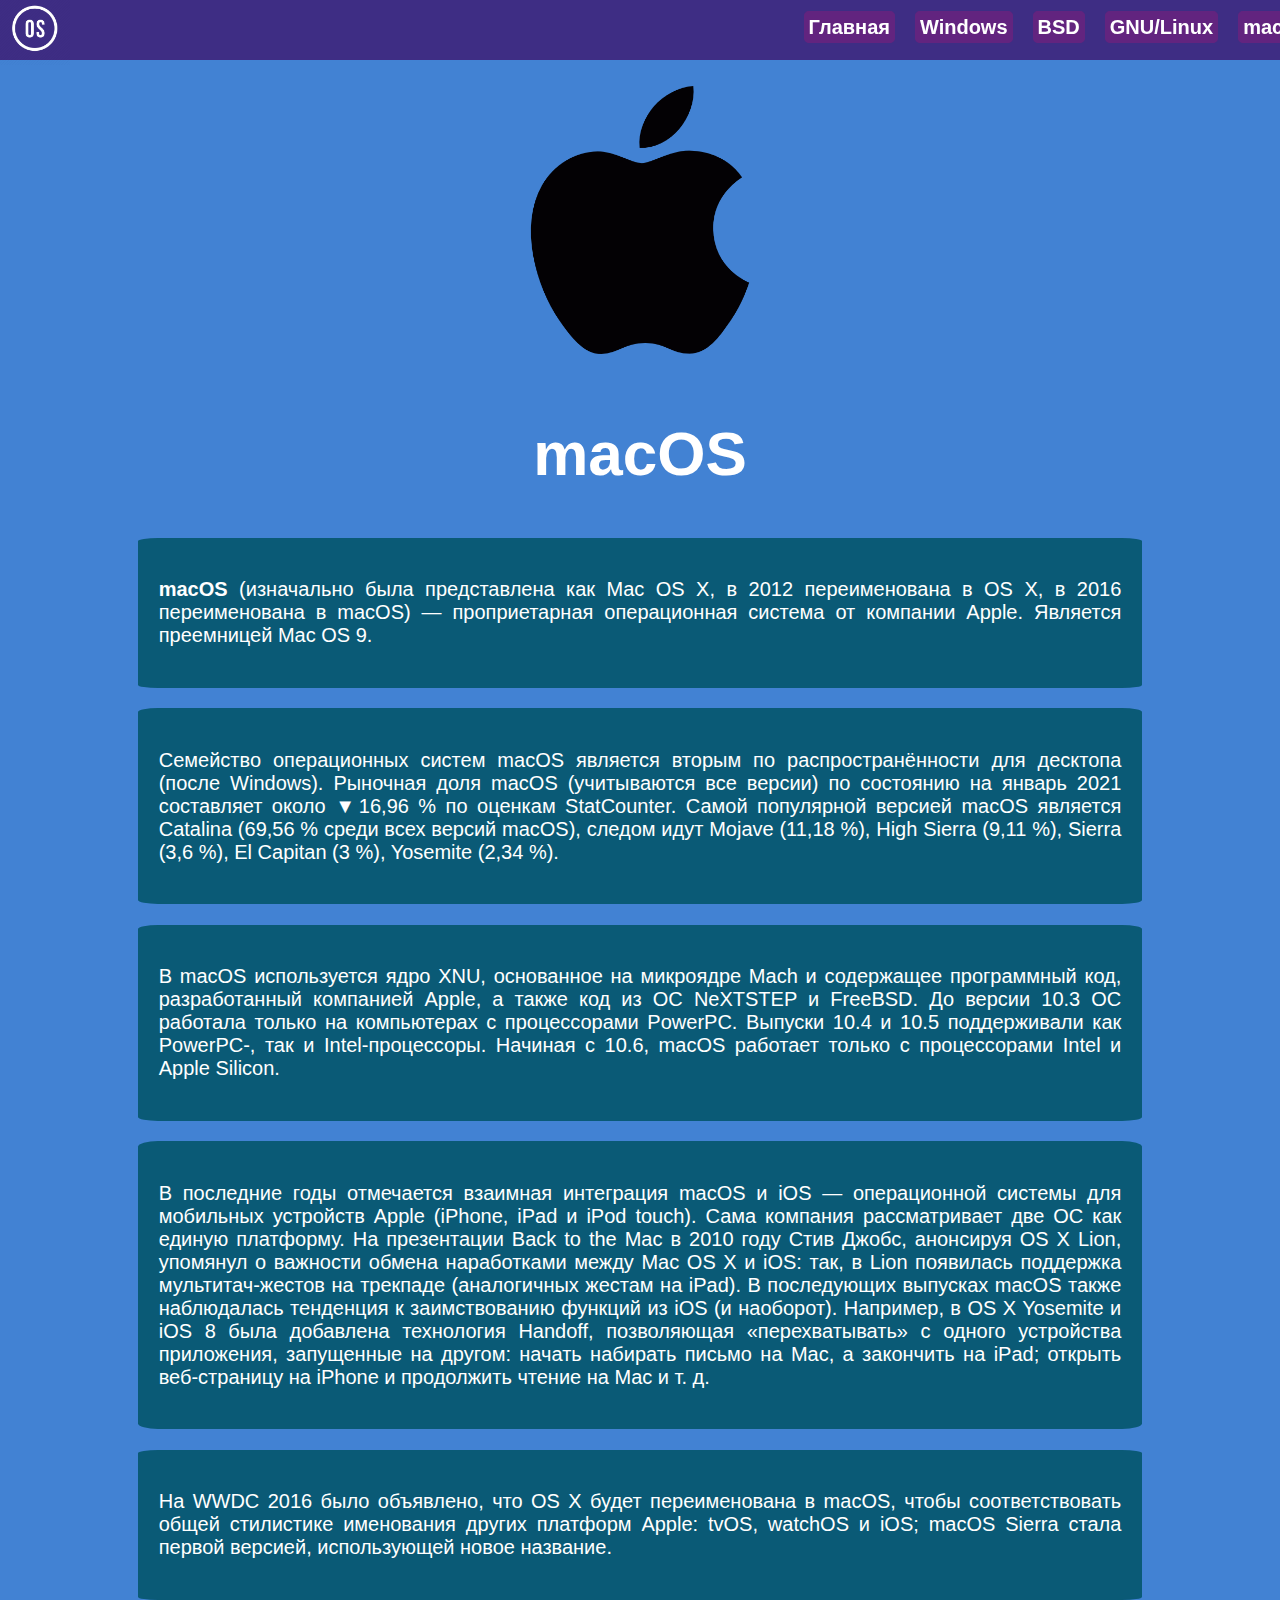
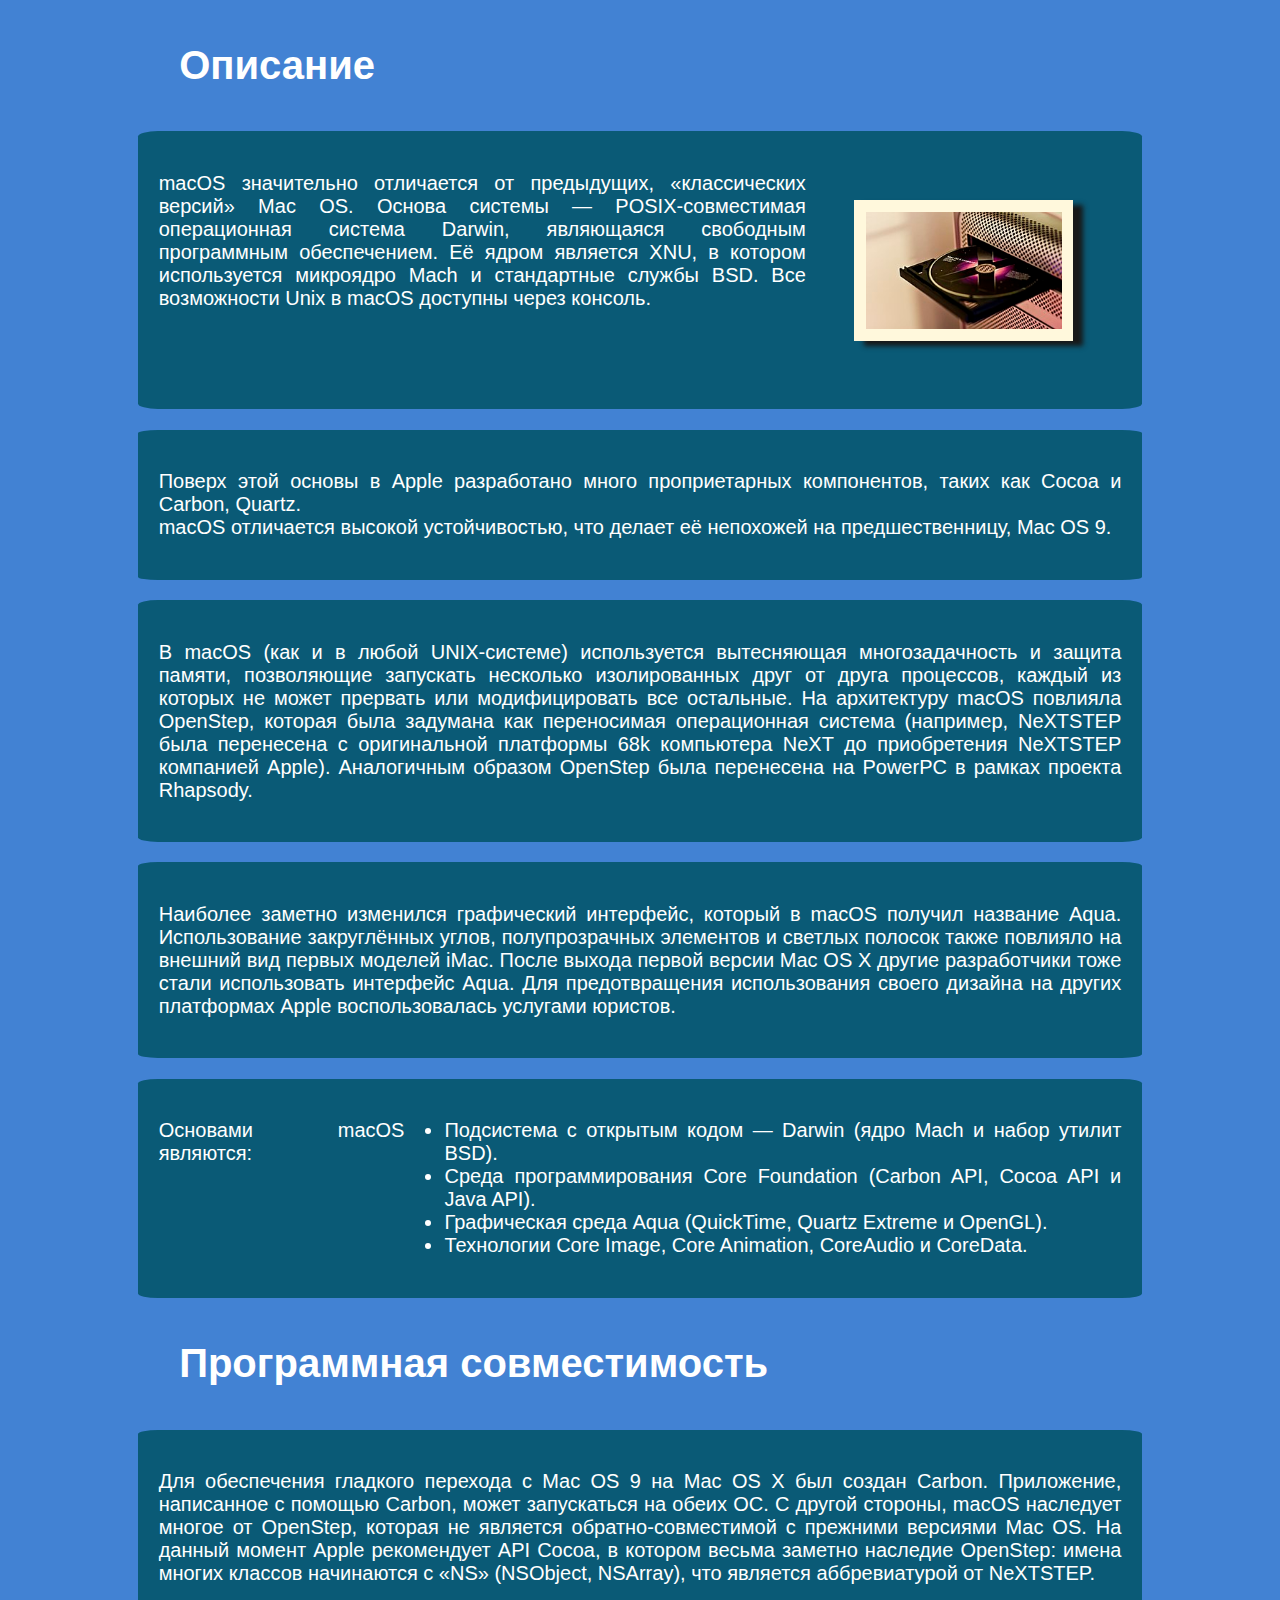
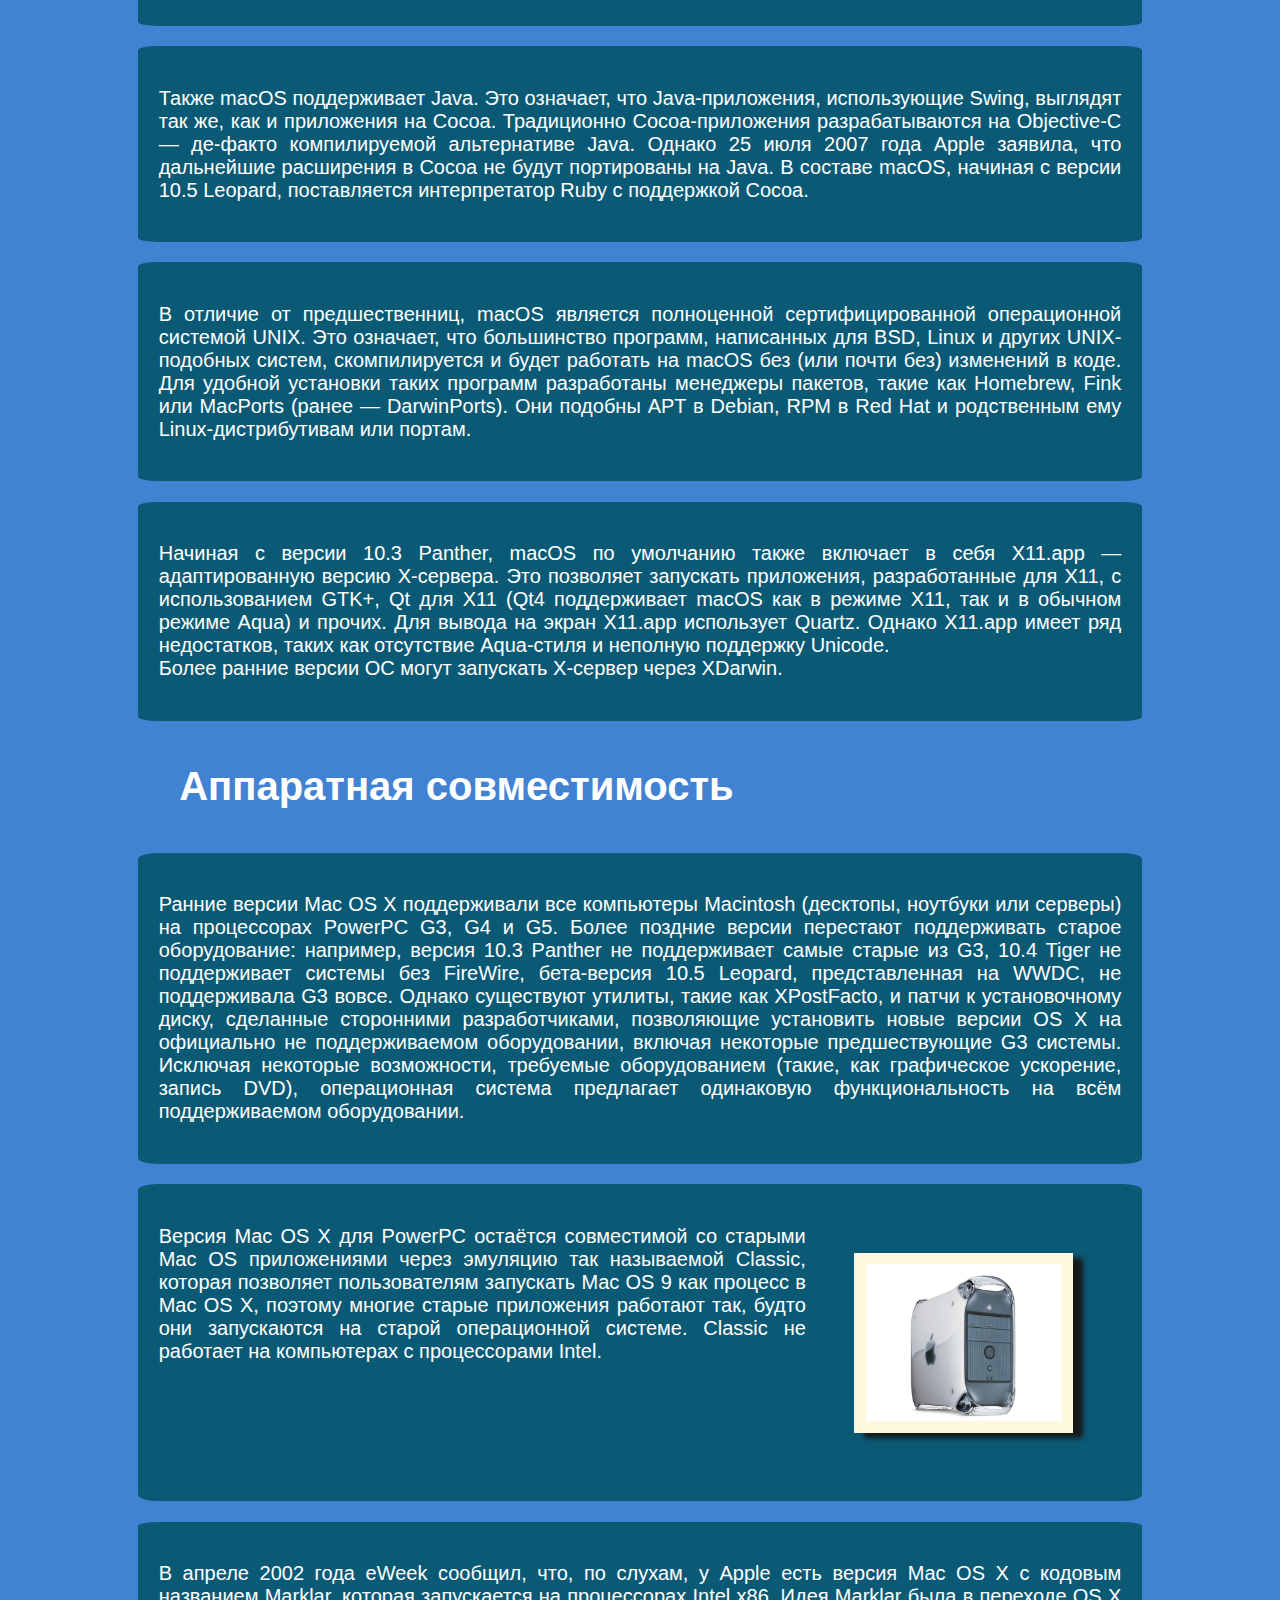
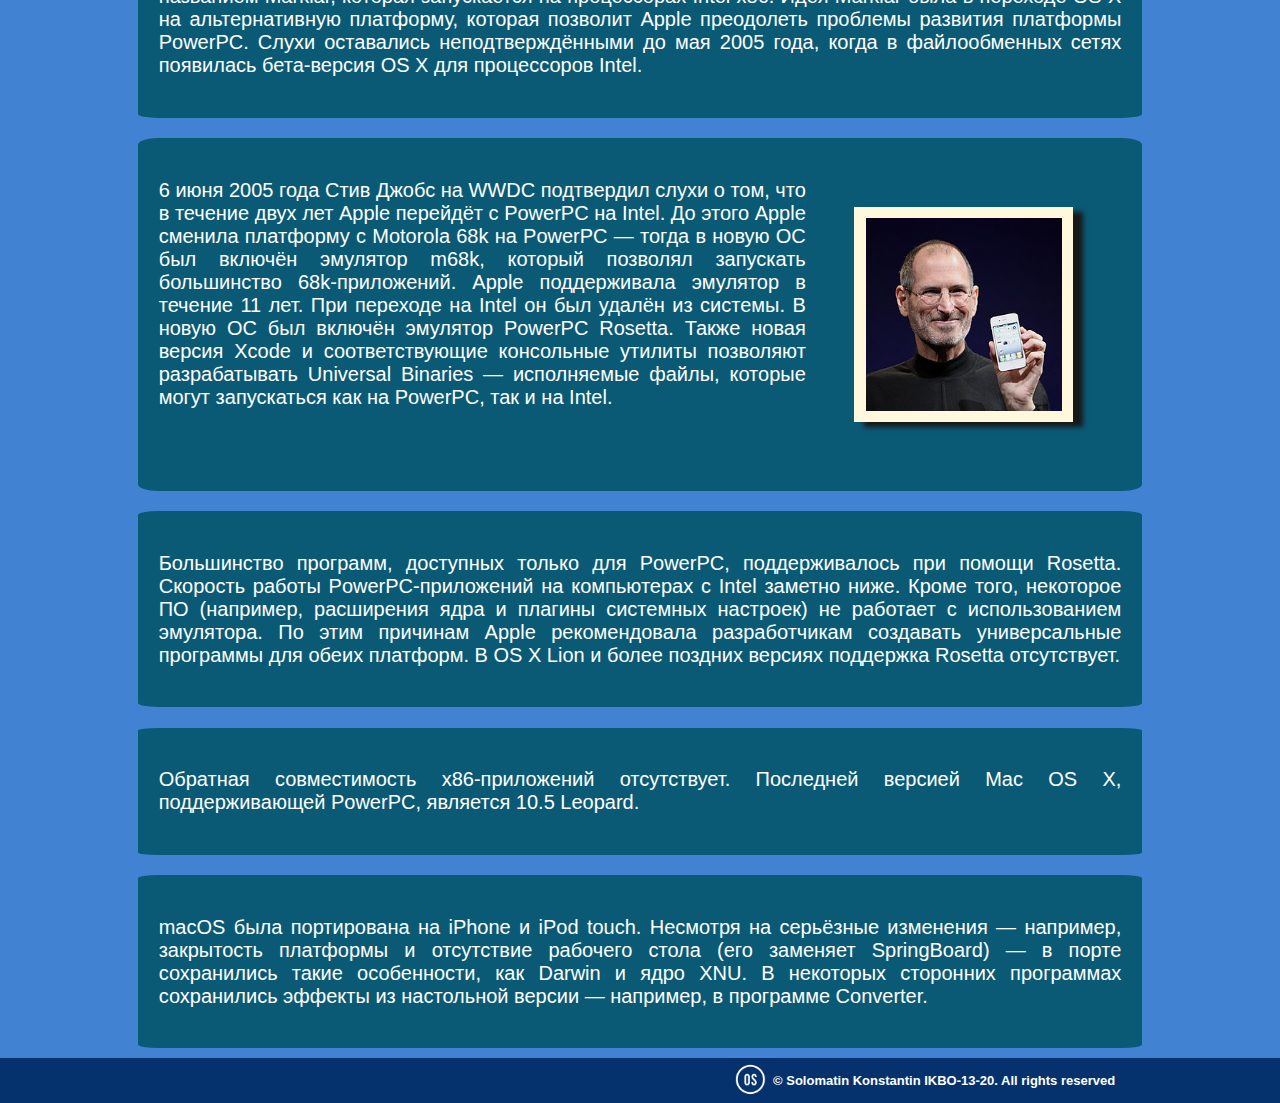
<file: macos.html>
<!DOCTYPE html>
<head>
    <meta charset="utf-8">
    <meta http-equiv="X-UA-Compatible" content="IE=edge">
    <title>Современные операционные системы</title>
    <link href="styles.css" rel="stylesheet" type="text/css">
    <link rel="shortcut icon" href="/assets/icon.ico">
</head>
<body>
    <nav>
        <a class="icon" href="index.html"><img src="/assets/icon.webp" alt="main"></a>
        <div class="menu">
            <ul class="nav-bar">
                <li class="menu-link">
                    <!-- ГЛАВНАЯ -->
                    <a class="menu-point" href="index.html">Главная</a>
                </li>
                <li class="menu-link">
                    <!-- WINDOWS -->
                    <a class="menu-point" href="windows.html">Windows</a>
                    <ul class = "sub-menu">
                        <li>
                            <a class="nav-point" href = "windows.html#main" >Windows</a>
                        </li>
                        <li class = "sub-menu-link">
                            <a class="nav-point" href = "windows.html#W9X" >Семейство Windows 9x</a>
                        </li>
                        <li class = "sub-menu-link">
                            <a class="nav-point" href = "windows.html#WNT" >Семейство Windows NT</a>
                        </li>
                        <li class = "sub-menu-link">
                            <a class="nav-point" href = "windows.html#WP" >Семейство ОС Windows для смартфонов</a>
                        </li>
                    </ul>
                </li>
                <li class="menu-link">
                    <!-- BSD -->
                    <a class="menu-point" href="bsd.html">BSD</a>
                    <ul class = "sub-menu">
                        <li>
                            <a class="nav-point" href = "bsd.html#BSD" >Berkeley Software Distribution</a>
                        </li>
                        <li class = "sub-menu-link">
                            <a class="nav-point" href = "bsd.html#FreeBSD" >FreeBSD</a>
                        </li>
                        <li class = "sub-menu-link">
                            <a class="nav-point" href = "bsd.html#OpenBSD" >OpenBSD</a>
                        </li>
                    </ul>
                </li>
                <li class="menu-link">
                    <!-- LINUX -->
                    <a class="menu-point" href="linux.html">GNU/Linux</a>
                    <ul class = "sub-menu">
                        <li>
                            <a class="nav-point" href = "linux.html#main">Linux</a>
                        </li>
                        <li class = "sub-menu-link">
                            <a class="nav-point" href = "linux.html#history">Ранняя история</a>
                        </li>
                        <li class = "sub-menu-link">
                            <a class="nav-point" href = "linux.html#model">Модель</a>
                        </li>
                        <li class = "sub-menu-link">
                            <a class="nav-point" href = "linux.html#interface">Интерфейс пользователя</a>
                        </li>
                        <li class = "sub-menu-link">
                            <a class="nav-point" href = "linux.html#model">Реализация</a>
                        </li>
                        <li class = "sub-menu-link">
                            <a class="nav-point" href = "linux.html#prog">Программирование в Linux</a>
                        </li>
                    </ul>
                </li>
                <li class="menu-link">
                    <!-- macOS -->
                    <a class="menu-point" href="macos.html">macOS</a>
                    <ul class = "sub-menu">
                        <li>
                            <a class="nav-point" href = "#main" >macOS</a>
                        </li>
                        <li class = "sub-menu-link">
                            <a class="nav-point" href = "#about" >Описание</a>
                        </li>
                        <li class = "sub-menu-link">
                            <a class="nav-point" href = "#software" >Программная совместимость</a>
                        </li>
                        <li class = "sub-menu-link">
                            <a class="nav-point" href = "#hardware" >Аппаратная совместимость</a>
                        </li>
                    </ul>
                </li>
            </ul>
        </div>
        <button class="burger" id="burger" onclick="ToggleMenu()">
            <div class="line"></div>
        </button>
        <div class="menu-burger">
            <ul class="nav-burger" id="menu-burger" style="list-style-type: none;">
                <li>
                    <!-- ГЛАВНАЯ -->
                    <a class="nav-bar-a" href="index.html">Главная</a>
                </li>
                <li>
                    <!-- WINDOWS -->
                    <a class="nav-bar-a" href="windows.html">Windows</a>
                    <ul style="list-style-type: none;">
                        <li>
                            <a class="nav-bar-a" href = "windows.html#main" >Windows</a>
                        </li>
                        <li>
                            <a class="nav-bar-a" href = "windows.html#W9X" >Семейство Windows 9x</a>
                        </li>
                        <li>
                            <a class="nav-bar-a" href = "windows.html#WNT" >Семейство Windows NT</a>
                        </li>
                        <li>
                            <a class="nav-bar-a" href = "windows.html#WP" >Семейство ОС Windows для смартфонов</a>
                        </li>
                    </ul>
                </li>
                <li>
                    <!-- BSD -->
                    <a class="nav-bar-a" href="bsd.html">BSD</a>
                    <ul style="list-style-type: none;">
                        <li>
                            <a class="nav-bar-a" href = "bsd.html#BSD" >Berkeley Software Distribution</a>
                        </li>
                        <li>
                            <a class="nav-bar-a" href = "bsd.html#FreeBSD" >FreeBSD</a>
                        </li>
                        <li>
                            <a class="nav-bar-a" href = "bsd.html#OpenBSD" >OpenBSD</a>
                        </li>
                    </ul>
                </li>
                <li>
                    <!-- LINUX -->
                    <a class="nav-bar-a" href="linux.html">GNU/Linux</a>
                    <ul style="list-style-type: none;">
                        <li>
                            <a class="nav-bar-a" href = "linux.html#main" >Linux</a>
                        </li>
                        <li>
                            <a class="nav-bar-a" href = "linux.html#history" >Ранняя история</a>
                        </li>
                        <li>
                            <a class="nav-bar-a" href = "linux.html#model" >Модель</a>
                        </li> 
                        <li>
                            <a class="nav-bar-a" href = "linux.html#interface" >Интерфейс пользователя</a>
                        </li>
                        <li>
                            <a class="nav-bar-a" href = "linux.html#realization" >Реализация</a>
                        </li>  
                        <li>
                            <a class="nav-bar-a" href = "linux.html#prog" >Программирование в Linux</a>
                        </li>
                    </ul>
                </li>
                <li>
                    <!-- macOS -->
                    <a class="nav-bar-a" href="macos.html">macOS</a>
                    <ul style="list-style-type: none;">
                        <li>
                            <a class="nav-bar-a" href = "#main" >macOS</a>
                        </li>
                        <li>
                            <a class="nav-bar-a" href = "#about" >Описание</a>
                        </li>
                        <li>
                            <a class="nav-bar-a" href = "#software" >Программная совместимость</a>
                        </li>
                        <li>
                            <a class="nav-bar-a" href = "#hardware" >Аппаратная совместимость</a>
                        </li>
                    </ul>
                </li>
            </ul>
        </div>
    </nav>
    <main>
            <!-- macOS -->
            <section class="site-section" id="main">
                <img src="/assets/macOSlogo.png">
                <h1>macOS</h1>
                <div class="content-block" name="macOS-page">
                    <article>
                        <p>
                            <b>macOS</b> (изначально была представлена как Mac OS X, в 2012 переименована в OS X, в 2016 переименована в macOS) — проприетарная операционная система от компании Apple. 
                            Является преемницей Mac OS 9.
                        </p>
                    </article>
                    <article>
                        <p>
                            Семейство операционных систем macOS является вторым по распространённости для десктопа (после Windows). 
                            Рыночная доля macOS (учитываются все версии) по состоянию на январь 2021 составляет около ▼16,96 % по оценкам StatCounter. 
                            Самой популярной версией macOS является Catalina (69,56 % среди всех версий macOS), следом идут Mojave (11,18 %), High Sierra (9,11 %), Sierra (3,6 %), El Capitan (3 %), Yosemite (2,34 %).
                        </p>
                    </article>
                    <article>
                        <p>
                            В macOS используется ядро XNU, основанное на микроядре Mach и содержащее программный код, разработанный компанией Apple, а также код из ОС NeXTSTEP и FreeBSD. 
                            До версии 10.3 ОС работала только на компьютерах с процессорами PowerPC. Выпуски 10.4 и 10.5 поддерживали как PowerPC-, так и Intel-процессоры. Начиная с 10.6, macOS работает только с процессорами Intel и Apple Silicon.
                        </p>
                    </article>
                    <article>
                        <p>
                            В последние годы отмечается взаимная интеграция macOS и iOS — операционной системы для мобильных устройств Apple (iPhone, iPad и iPod touch). 
                            Сама компания рассматривает две ОС как единую платформу. На презентации Back to the Mac в 2010 году Стив Джобс, анонсируя OS X Lion, упомянул о важности обмена наработками между Mac OS X и iOS: так, в Lion появилась поддержка мультитач-жестов на трекпаде (аналогичных жестам на iPad). 
                            В последующих выпусках macOS также наблюдалась тенденция к заимствованию функций из iOS (и наоборот). 
                            Например, в OS X Yosemite и iOS 8 была добавлена технология Handoff, позволяющая «перехватывать» с одного устройства приложения, запущенные на другом: начать набирать письмо на Mac, а закончить на iPad; открыть веб-страницу на iPhone и продолжить чтение на Mac и т. д.
                        </p>
                    </article>
                    <article>
                        <p>
                            На WWDC 2016 было объявлено, что OS X будет переименована в macOS, чтобы соответствовать общей стилистике именования других платформ Apple: tvOS, watchOS и iOS; macOS Sierra стала первой версией, использующей новое название.
                        </p>
                    </article>
                </div>
                <div class="content-block" name="macOS-page">
                    <h2 id="about">Описание</h2>
                    <article>
                        <p>
                            macOS значительно отличается от предыдущих, «классических версий» Mac OS. 
                            Основа системы — POSIX-совместимая операционная система Darwin, являющаяся свободным программным обеспечением. 
                            Её ядром является XNU, в котором используется микроядро Mach и стандартные службы BSD. 
                            Все возможности Unix в macOS доступны через консоль.
                        </p>
                        <div class="aside-img">
                            <img src="/assets/MacOSX.jpg">
                        </div>
                    </article>
                    <article>
                        <p>
                            Поверх этой основы в Apple разработано много проприетарных компонентов, таких как Cocoa и Carbon, Quartz.
                            <br>
                            macOS отличается высокой устойчивостью, что делает её непохожей на предшественницу, Mac OS 9.
                        </p>
                    </article>
                    <article>
                        <p>
                            В macOS (как и в любой UNIX-системе) используется вытесняющая многозадачность и защита памяти, позволяющие запускать несколько изолированных друг от друга процессов, каждый из которых не может прервать или модифицировать все остальные. 
                            На архитектуру macOS повлияла OpenStep, которая была задумана как переносимая операционная система (например, NeXTSTEP была перенесена с оригинальной платформы 68k компьютера NeXT до приобретения NeXTSTEP компанией Apple). 
                            Аналогичным образом OpenStep была перенесена на PowerPC в рамках проекта Rhapsody.
                        </p>
                    </article>
                    <article>
                        <p>
                            Наиболее заметно изменился графический интерфейс, который в macOS получил название Aqua. 
                            Использование закруглённых углов, полупрозрачных элементов и светлых полосок также повлияло на внешний вид первых моделей iMac. 
                            После выхода первой версии Mac OS X другие разработчики тоже стали использовать интерфейс Aqua. 
                            Для предотвращения использования своего дизайна на других платформах Apple воспользовалась услугами юристов.
                        </p>
                    </article>
                    <article>
                        <p>
                            Основами macOS являются:
                        </p>
                        <ul>
                            <li>Подсистема с открытым кодом — Darwin (ядро Mach и набор утилит BSD).</li>
                            <li>Среда программирования Core Foundation (Carbon API, Cocoa API и Java API).</li>
                            <li>Графическая среда Aqua (QuickTime, Quartz Extreme и OpenGL).</li>
                            <li>Технологии Core Image, Core Animation, CoreAudio и CoreData.</li>
                        </ul>
                    </article>
                </div>
                <div class="content-block" name="macOS-page">
                    <h2 id="software">Программная совместимость</h2>
                    <article>
                        <p>
                            Для обеспечения гладкого перехода с Mac OS 9 на Mac OS X был создан Carbon. 
                            Приложение, написанное с помощью Carbon, может запускаться на обеих ОС. 
                            С другой стороны, macOS наследует многое от OpenStep, которая не является обратно-совместимой с прежними версиями Mac OS. 
                            На данный момент Apple рекомендует API Cocoa, в котором весьма заметно наследие OpenStep: имена многих классов начинаются с «NS» (NSObject, NSArray), что является аббревиатурой от NeXTSTEP.
                        </p>
                    </article>
                    <article>
                        <p>
                            Также macOS поддерживает Java. Это означает, что Java-приложения, использующие Swing, выглядят так же, как и приложения на Cocoa. 
                            Традиционно Cocoa-приложения разрабатываются на Objective-C — де-факто компилируемой альтернативе Java. 
                            Однако 25 июля 2007 года Apple заявила, что дальнейшие расширения в Cocoa не будут портированы на Java. 
                            В составе macOS, начиная с версии 10.5 Leopard, поставляется интерпретатор Ruby с поддержкой Cocoa.
                        </p>
                    </article>
                    <article>
                        <p>
                            В отличие от предшественниц, macOS является полноценной сертифицированной операционной системой UNIX. 
                            Это означает, что большинство программ, написанных для BSD, Linux и других UNIX-подобных систем, скомпилируется и будет работать на macOS без (или почти без) изменений в коде. 
                            Для удобной установки таких программ разработаны менеджеры пакетов, такие как Homebrew, Fink или MacPorts (ранее — DarwinPorts). 
                            Они подобны APT в Debian, RPM в Red Hat и родственным ему Linux-дистрибутивам или портам.
                        </p>
                    </article>
                    <article>
                        <p>
                            Начиная с версии 10.3 Panther, macOS по умолчанию также включает в себя X11.app — адаптированную версию X-сервера. 
                            Это позволяет запускать приложения, разработанные для X11, с использованием GTK+, Qt для X11 (Qt4 поддерживает macOS как в режиме X11, так и в обычном режиме Aqua) и прочих. 
                            Для вывода на экран X11.app использует Quartz. 
                            Однако X11.app имеет ряд недостатков, таких как отсутствие Aqua-стиля и неполную поддержку Unicode.
                            <br>
                            Более ранние версии ОС могут запускать X-сервер через XDarwin.
                        </p>
                    </article>
                </div>
                <div class="content-block" name="macOS-page">
                    <h2 id="hardware">Аппаратная совместимость</h2>
                    <article>
                        <p>
                            Ранние версии Mac OS X поддерживали все компьютеры Macintosh (десктопы, ноутбуки или серверы) на процессорах PowerPC G3, G4 и G5. 
                            Более поздние версии перестают поддерживать старое оборудование: например, версия 10.3 Panther не поддерживает самые старые из G3, 10.4 Tiger не поддерживает системы без FireWire, бета-версия 10.5 Leopard, представленная на WWDC, не поддерживала G3 вовсе. Однако существуют утилиты, такие как XPostFacto, и патчи к установочному диску, сделанные сторонними разработчиками, позволяющие установить новые версии OS X на официально не поддерживаемом оборудовании, включая некоторые предшествующие G3 системы. Исключая некоторые возможности, требуемые оборудованием (такие, как графическое ускорение, запись DVD), операционная система предлагает одинаковую функциональность на всём поддерживаемом оборудовании.
                        </p>
                    </article>
                    <article>
                        <p>
                            Версия Mac OS X для PowerPC остаётся совместимой со старыми Mac OS приложениями через эмуляцию так называемой Classic, которая позволяет пользователям запускать Mac OS 9 как процесс в Mac OS X, поэтому многие старые приложения работают так, будто они запускаются на старой операционной системе. 
                            Classic не работает на компьютерах с процессорами Intel.
                        </p>
                        <div class="aside-img">
                            <img src="/assets/Macg4.jpg">
                        </div>
                    </article>
                    <article>
                        <p>
                            В апреле 2002 года eWeek сообщил, что, по слухам, у Apple есть версия Mac OS X с кодовым названием Marklar, которая запускается на процессорах Intel x86. Идея Marklar была в переходе OS X на альтернативную платформу, которая позволит Apple преодолеть проблемы развития платформы PowerPC. Слухи оставались неподтверждёнными до мая 2005 года, когда в файлообменных сетях появилась бета-версия OS X для процессоров Intel.
                        </p>
                    </article>
                    <article>
                        <p>
                            6 июня 2005 года Стив Джобс на WWDC подтвердил слухи о том, что в течение двух лет Apple перейдёт с PowerPC на Intel. До этого Apple сменила платформу с Motorola 68k на PowerPC — тогда в новую ОС был включён эмулятор m68k, который позволял запускать большинство 68k-приложений. Apple поддерживала эмулятор в течение 11 лет. При переходе на Intel он был удалён из системы. В новую ОС был включён эмулятор PowerPC Rosetta. Также новая версия Xcode и соответствующие консольные утилиты позволяют разрабатывать Universal Binaries — исполняемые файлы, которые могут запускаться как на PowerPC, так и на Intel.
                        </p>
                        <div class="aside-img">
                            <img src="/assets/SteveJobs.jpg">
                        </div>
                    </article>
                    <article>
                        <p>
                            Большинство программ, доступных только для PowerPC, поддерживалось при помощи Rosetta. 
                            Скорость работы PowerPC-приложений на компьютерах с Intel заметно ниже. Кроме того, некоторое ПО (например, расширения ядра и плагины системных настроек) не работает с использованием эмулятора. 
                            По этим причинам Apple рекомендовала разработчикам создавать универсальные программы для обеих платформ. 
                            В OS X Lion и более поздних версиях поддержка Rosetta отсутствует.
                        </p>
                    </article>
                    <article>
                        <p>
                            Обратная совместимость x86-приложений отсутствует. Последней версией Mac OS X, поддерживающей PowerPC, является 10.5 Leopard.
                        </p>
                    </article>
                    <article>
                        <p>
                            macOS была портирована на iPhone и iPod touch. 
                            Несмотря на серьёзные изменения — например, закрытость платформы и отсутствие рабочего стола (его заменяет SpringBoard) — в порте сохранились такие особенности, как Darwin и ядро XNU. 
                            В некоторых сторонних программах сохранились эффекты из настольной версии — например, в программе Converter.
                        </p>
                    </article>
                </div>
            </section>
    </main>
    <script src="script.js">
        
    </script>
    <footer>
        <div class="copyright">
            <img src="/assets/icon.webp">
            <h2>© Solomatin Konstantin IKBO-13-20. All rights reserved</h2>
        </div>
    </footer>
</body>
</file>
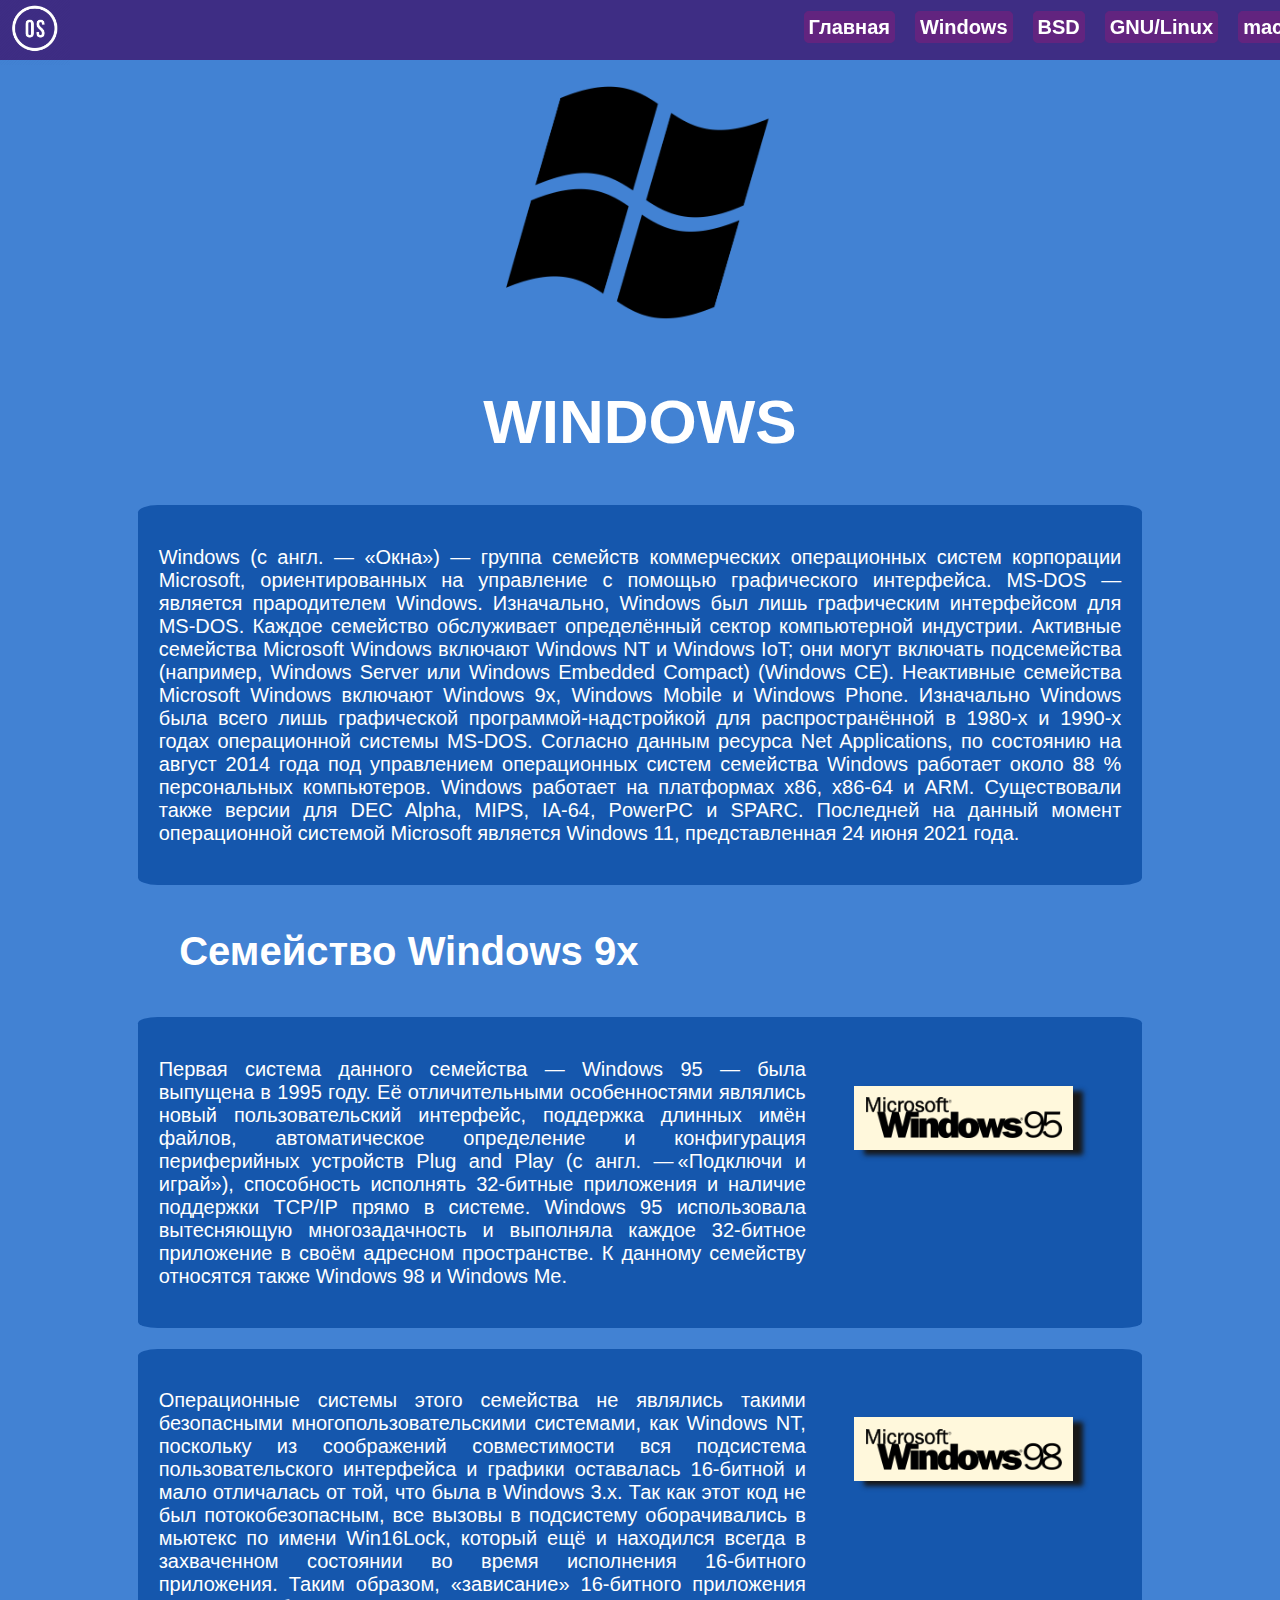
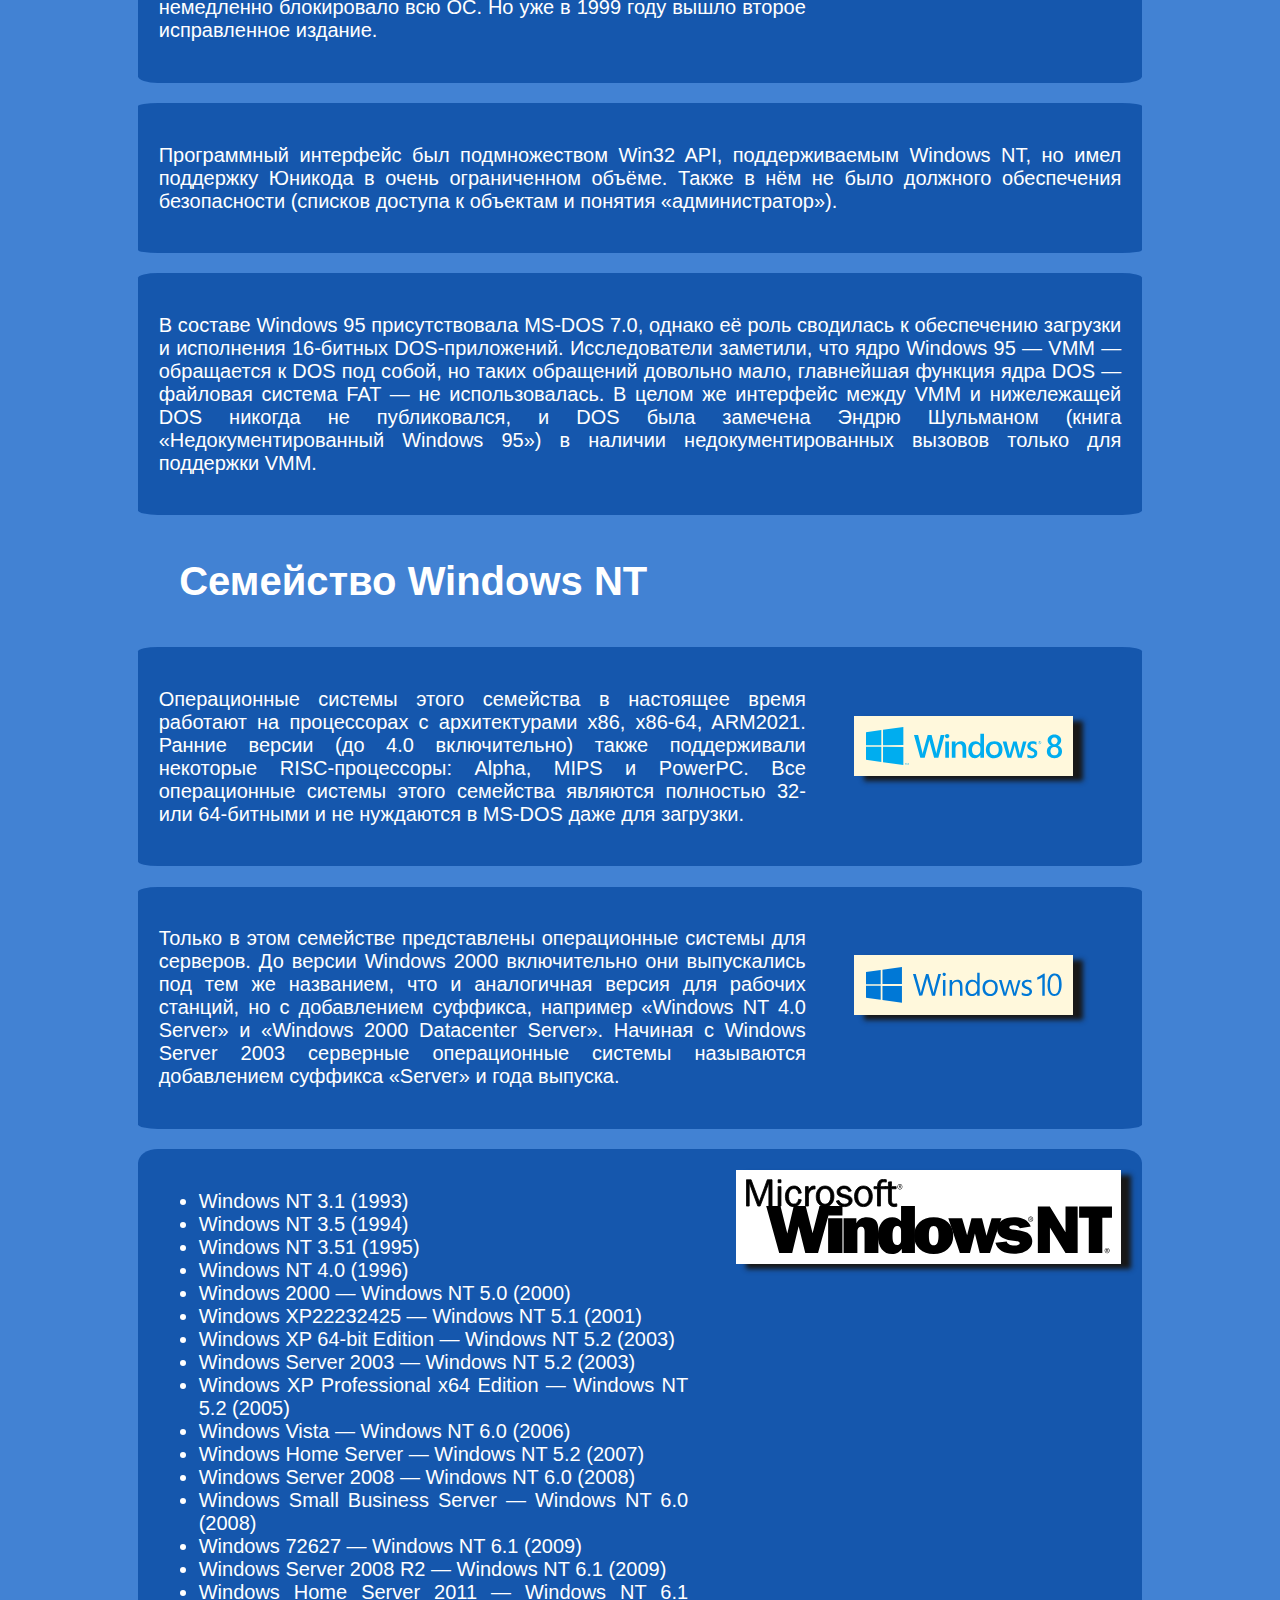
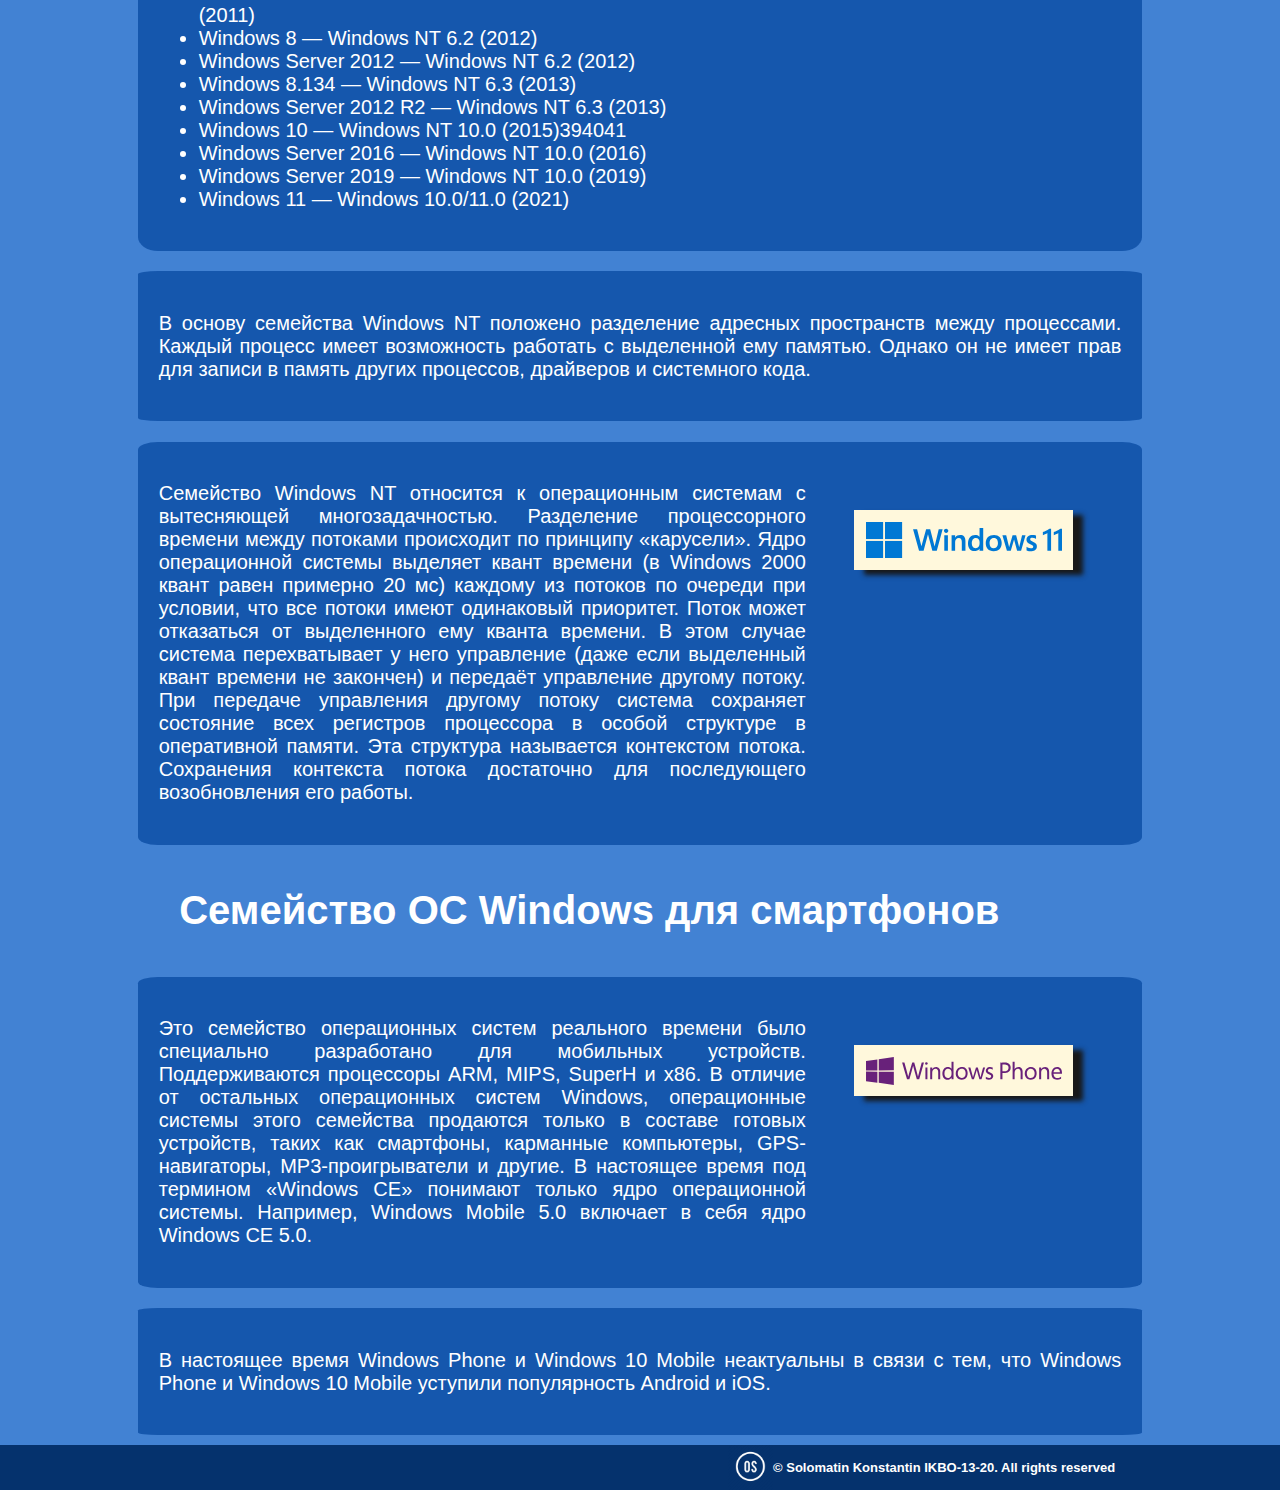
<file: windows.html>
<!DOCTYPE html>
<head>
    <meta charset="utf-8">
    <meta http-equiv="X-UA-Compatible" content="IE=edge">
    <title>Современные операционные системы</title>
    <link href="styles.css" rel="stylesheet" type="text/css">
    <link rel="shortcut icon" href="/assets/icon.ico">
</head>
<body>
    <nav>
        <a class="icon" href="index.html"><img src="/assets/icon.webp" alt="main"></a>
        <div class="menu">
            <ul class="nav-bar">
                <li class="menu-link">
                    <!-- ГЛАВНАЯ -->
                    <a class="menu-point" href="index.html">Главная</a>
                </li>
                <li class="menu-link">
                    <!-- WINDOWS -->
                    <a class="menu-point" href="windows.html">Windows</a>
                    <ul class = "sub-menu">
                        <li>
                            <a class="nav-point" href = "#main" >Windows</a>
                        </li>
                        <li class = "sub-menu-link">
                            <a class="nav-point" href = "#W9X" >Семейство Windows 9x</a>
                        </li>
                        <li class = "sub-menu-link">
                            <a class="nav-point" href = "#WNT" >Семейство Windows NT</a>
                        </li>
                        <li class = "sub-menu-link">
                            <a class="nav-point" href = "#WP" >Семейство ОС Windows для смартфонов</a>
                        </li>
                    </ul>
                </li>
                <li class="menu-link">
                    <!-- BSD -->
                    <a class="menu-point" href="bsd.html">BSD</a>
                    <ul class = "sub-menu">
                        <li>
                            <a class="nav-point" href = "bsd.html#BSD" >Berkeley Software Distribution</a>
                        </li>
                        <li class = "sub-menu-link">
                            <a class="nav-point" href = "bsd.html#FreeBSD" >FreeBSD</a>
                        </li>
                        <li class = "sub-menu-link">
                            <a class="nav-point" href = "bsd.html#OpenBSD" >OpenBSD</a>
                        </li>
                    </ul>
                </li>
                <li class="menu-link">
                    <!-- LINUX -->
                    <a class="menu-point" href="linux.html">GNU/Linux</a>
                    <ul class = "sub-menu">
                        <li>
                            <a class="nav-point" href = "linux.html#main">Linux</a>
                        </li>
                        <li class = "sub-menu-link">
                            <a class="nav-point" href = "linux.html#history">Ранняя история</a>
                        </li>
                        <li class = "sub-menu-link">
                            <a class="nav-point" href = "linux.html#model">Модель</a>
                        </li>
                        <li class = "sub-menu-link">
                            <a class="nav-point" href = "linux.html#interface">Интерфейс пользователя</a>
                        </li>
                        <li class = "sub-menu-link">
                            <a class="nav-point" href = "linux.html#model">Реализация</a>
                        </li>
                        <li class = "sub-menu-link">
                            <a class="nav-point" href = "linux.html#prog">Программирование в Linux</a>
                        </li>
                    </ul>
                </li>
                <li class="menu-link">
                    <!-- macOS -->
                    <a class="menu-point" href="macos.html">macOS</a>
                    <ul class = "sub-menu">
                        <li>
                            <a class="nav-point" href = "macos.html#main" >macOS</a>
                        </li>
                        <li class = "sub-menu-link">
                            <a class="nav-point" href = "macos.html#about" >Описание</a>
                        </li>
                        <li class = "sub-menu-link">
                            <a class="nav-point" href = "macos.html#software" >Программная совместимость</a>
                        </li>
                        <li class = "sub-menu-link">
                            <a class="nav-point" href = "macos.html#hardware" >Аппаратная совместимость</a>
                        </li>
                    </ul>
                </li>
            </ul>
        </div>
        <button class="burger" id="burger" onclick="ToggleMenu()">
            <div class="line"></div>
        </button>
        <div class="menu-burger">
            <ul class="nav-burger" id="menu-burger" style="list-style-type: none;">
                <li>
                    <!-- ГЛАВНАЯ -->
                    <a class="nav-bar-a" href="index.html">Главная</a>
                </li>
                <li>
                    <!-- WINDOWS -->
                    <a class="nav-bar-a" href="windows.html">Windows</a>
                    <ul style="list-style-type: none;">
                        <li>
                            <a class="nav-bar-a" href = "#main" >Windows</a>
                        </li>
                        <li>
                            <a class="nav-bar-a" href = "#W9X" >Семейство Windows 9x</a>
                        </li>
                        <li>
                            <a class="nav-bar-a" href = "#WNT" >Семейство Windows NT</a>
                        </li>
                        <li>
                            <a class="nav-bar-a" href = "#WP" >Семейство ОС Windows для смартфонов</a>
                        </li>
                    </ul>
                </li>
                <li>
                    <!-- BSD -->
                    <a class="nav-bar-a" href="bsd.html">BSD</a>
                    <ul style="list-style-type: none;">
                        <li>
                            <a class="nav-bar-a" href = "bsd.html#BSD" >Berkeley Software Distribution</a>
                        </li>
                        <li>
                            <a class="nav-bar-a" href = "bsd.html#FreeBSD" >FreeBSD</a>
                        </li>
                        <li>
                            <a class="nav-bar-a" href = "bsd.html#OpenBSD" >OpenBSD</a>
                        </li>
                    </ul>
                </li>
                <li>
                    <!-- LINUX -->
                    <a class="nav-bar-a" href="linux.html">GNU/Linux</a>
                    <ul style="list-style-type: none;">
                        <li>
                            <a class="nav-bar-a" href = "linux.html#main" >Linux</a>
                        </li>
                        <li>
                            <a class="nav-bar-a" href = "linux.html#history" >Ранняя история</a>
                        </li>
                        <li>
                            <a class="nav-bar-a" href = "linux.html#realization" >Реализация</a>
                        </li>    
                            <a class="nav-bar-a" href = "linux.html#interface" >Интерфейс пользователя</a>
                        </li>
                        <li>
                            <a class="nav-bar-a" href = "linux.html#model" >Модель</a>
                        </li>
                        <li>
                            <a class="nav-bar-a" href = "linux.html#prog" >Программирование в Linux</a>
                        </li>
                    </ul>
                </li>
                <li>
                    <!-- macOS -->
                    <a class="nav-bar-a" href="macos.html">macOS</a>
                    <ul style="list-style-type: none;">
                        <li>
                            <a class="nav-bar-a" href = "macos.html#main" >macOS</a>
                        </li>
                        <li>
                            <a class="nav-bar-a" href = "macos.html#about" >Описание</a>
                        </li>
                        <li>
                            <a class="nav-bar-a" href = "macos.html#software" >Программная совместимость</a>
                        </li>
                        <li>
                            <a class="nav-bar-a" href = "macos.html#hardware" >Аппаратная совместимость</a>
                        </li>
                    </ul>
                </li>
            </ul>
        </div>
    </nav>
    <main>
            <!-- WINDOWS -->
            <section class="site-section" id="main">
                <img src="/assets/winlogo.png">
                <h1 id="main">WINDOWS</h1>
                <div class="content-block" name="win-page">
                    <article>
                        <p>
                            Windows (с англ. — «Окна») — группа семейств коммерческих операционных систем корпорации Microsoft, ориентированных на управление с помощью графического интерфейса. 
                            MS-DOS — является прародителем Windows. Изначально, Windows был лишь графическим интерфейсом для MS-DOS. 
                            Каждое семейство обслуживает определённый сектор компьютерной индустрии. 
                            Активные семейства Microsoft Windows включают Windows NT и Windows IoT; они могут включать подсемейства (например, Windows Server или Windows Embedded Compact) (Windows CE). 
                            Неактивные семейства Microsoft Windows включают Windows 9x, Windows Mobile и Windows Phone. 
                            Изначально Windows была всего лишь графической программой-надстройкой для распространённой в 1980-х и 1990-х годах операционной системы MS-DOS. Согласно данным ресурса Net Applications, по состоянию на август 2014 года под управлением операционных систем семейства Windows работает около 88 % персональных компьютеров. Windows работает на платформах x86, x86-64 и ARM. 
                            Существовали также версии для DEC Alpha, MIPS, IA-64, PowerPC и SPARC. 
                            Последней на данный момент операционной системой Microsoft является Windows 11, представленная 24 июня 2021 года.
                        </p>
                    </article>
                </div>
                <div class="content-block" name="win-page">
                    <h2 id="W9X">Семейство Windows 9x</h2>
                    <article>
                        <p>
                            Первая система данного семейства — Windows 95 — была выпущена в 1995 году. 
                            Её отличительными особенностями являлись новый пользовательский интерфейс, поддержка длинных имён файлов, автоматическое определение и конфигурация периферийных устройств Plug and Play (с англ. — «Подключи и играй»), способность исполнять 32-битные приложения и наличие поддержки TCP/IP прямо в системе. 
                            Windows 95 использовала вытесняющую многозадачность и выполняла каждое 32-битное приложение в своём адресном пространстве. К данному семейству относятся также Windows 98 и Windows Me.
                        </p>
                        <div class="aside-img">
                            <img src="/assets/Win95logo.png">
                        </div>
                    </article>
                    <article>
                        <p>
                            Операционные системы этого семейства не являлись такими безопасными многопользовательскими системами, как Windows NT, поскольку из соображений совместимости вся подсистема пользовательского интерфейса и графики оставалась 16-битной и мало отличалась от той, что была в Windows 3.x. 
                            Так как этот код не был потокобезопасным, все вызовы в подсистему оборачивались в мьютекс по имени Win16Lock, который ещё и находился всегда в захваченном состоянии во время исполнения 16-битного приложения. 
                            Таким образом, «зависание» 16-битного приложения немедленно блокировало всю ОС. Но уже в 1999 году вышло второе исправленное издание.
                        </p>
                        <div class="aside-img">
                            <img src="/assets/Win98logo.png">
                        </div>
                    </article>
                    <article>
                        <p>
                            Программный интерфейс был подмножеством Win32 API, поддерживаемым Windows NT, но имел поддержку Юникода в очень ограниченном объёме. 
                            Также в нём не было должного обеспечения безопасности (списков доступа к объектам и понятия «администратор»).
                        </p>
                    </article>
                    <article>
                        <p>
                            В составе Windows 95 присутствовала MS-DOS 7.0, однако её роль сводилась к обеспечению загрузки и исполнения 16-битных DOS-приложений. 
                            Исследователи заметили, что ядро Windows 95 — VMM — обращается к DOS под собой, но таких обращений довольно мало, главнейшая функция ядра DOS — файловая система FAT — не использовалась. 
                            В целом же интерфейс между VMM и нижележащей DOS никогда не публиковался, и DOS была замечена Эндрю Шульманом (книга «Недокументированный Windows 95») в наличии недокументированных вызовов только для поддержки VMM.
                        </p>
                    </article>
                </div>
                <div class="content-block" name="win-page">
                    <h2 id="WNT">Семейство Windows NT</h2>
                    <article>
                        <p>
                            Операционные системы этого семейства в настоящее время работают на процессорах с архитектурами x86, x86-64, ARM2021. 
                            Ранние версии (до 4.0 включительно) также поддерживали некоторые RISC-процессоры: Alpha, MIPS и PowerPC. 
                            Все операционные системы этого семейства являются полностью 32- или 64-битными и не нуждаются в MS-DOS даже для загрузки.
                        </p>
                        <div class="aside-img">
                            <img src="/assets/Win8logo.svg">
                        </div>
                    </article>
                    <article>
                        <p>
                            Только в этом семействе представлены операционные системы для серверов. 
                            До версии Windows 2000 включительно они выпускались под тем же названием, что и аналогичная версия для рабочих станций, но с добавлением суффикса, например «Windows NT 4.0 Server» и «Windows 2000 Datacenter Server». 
                            Начиная с Windows Server 2003 серверные операционные системы называются добавлением суффикса «Server» и года выпуска.
                        </p>
                        <div class="aside-img">
                            <img src="/assets/Win10logo.svg">
                        </div>
                    </article>
                    <article>
                        <ul>
                            <li>Windows NT 3.1 (1993)</li>
                            <li>Windows NT 3.5 (1994)</li>
                            <li>Windows NT 3.51 (1995)</li>
                            <li>Windows NT 4.0 (1996)</li>
                            <li>Windows 2000 — Windows NT 5.0 (2000)</li>
                            <li>Windows XP22232425 — Windows NT 5.1 (2001)</li>
                            <li>Windows XP 64-bit Edition — Windows NT 5.2 (2003)</li>
                            <li>Windows Server 2003 — Windows NT 5.2 (2003)</li>
                            <li>Windows XP Professional x64 Edition — Windows NT 5.2 (2005)</li>
                            <li>Windows Vista — Windows NT 6.0 (2006)</li>
                            <li>Windows Home Server — Windows NT 5.2 (2007)</li>
                            <li>Windows Server 2008 — Windows NT 6.0 (2008)</li>
                            <li>Windows Small Business Server — Windows NT 6.0 (2008)</li>
                            <li>Windows 72627 — Windows NT 6.1 (2009)</li>
                            <li>Windows Server 2008 R2 — Windows NT 6.1 (2009)</li>
                            <li>Windows Home Server 2011 — Windows NT 6.1 (2011)</li>
                            <li>Windows 8 — Windows NT 6.2 (2012)</li>
                            <li>Windows Server 2012 — Windows NT 6.2 (2012)</li>
                            <li>Windows 8.134 — Windows NT 6.3 (2013)</li>
                            <li>Windows Server 2012 R2 — Windows NT 6.3 (2013)</li>
                            <li>Windows 10 — Windows NT 10.0 (2015)394041</li>
                            <li>Windows Server 2016 — Windows NT 10.0 (2016)</li>
                            <li>Windows Server 2019 — Windows NT 10.0 (2019)</li>
                            <li>Windows 11 — Windows 10.0/11.0 (2021)</li>
                        </ul>
                        <img src="/assets/winNTlogo.svg" class="logo-section">
                    </article>
                    <article>
                        <p>
                            В основу семейства Windows NT положено разделение адресных пространств между процессами. 
                            Каждый процесс имеет возможность работать с выделенной ему памятью. 
                            Однако он не имеет прав для записи в память других процессов, драйверов и системного кода.
                        </p>
                    </article>
                    <article>
                        <p>
                            Семейство Windows NT относится к операционным системам с вытесняющей многозадачностью. 
                            Разделение процессорного времени между потоками происходит по принципу «карусели». 
                            Ядро операционной системы выделяет квант времени (в Windows 2000 квант равен примерно 20 мс) каждому из потоков по очереди при условии, что все потоки имеют одинаковый приоритет. 
                            Поток может отказаться от выделенного ему кванта времени. В этом случае система перехватывает у него управление (даже если выделенный квант времени не закончен) и передаёт управление другому потоку. При передаче управления другому потоку система сохраняет состояние всех регистров процессора в особой структуре в оперативной памяти. 
                            Эта структура называется контекстом потока. Сохранения контекста потока достаточно для последующего возобновления его работы.
                        </p>
                        <div class="aside-img">
                            <img src="/assets/Win11logo.svg">
                        </div>
                    </article>
                </div>
                <div class="content-block" name="win-page">
                    <h2 id="WP">Семейство ОС Windows для смартфонов</h2>
                    <article>
                        <p>
                            Это семейство операционных систем реального времени было специально разработано для мобильных устройств. 
                            Поддерживаются процессоры ARM, MIPS, SuperH и x86. 
                            В отличие от остальных операционных систем Windows, операционные системы этого семейства продаются только в составе готовых устройств, таких как смартфоны, карманные компьютеры, GPS-навигаторы, MP3-проигрыватели и другие. 
                            В настоящее время под термином «Windows CE» понимают только ядро операционной системы. 
                            Например, Windows Mobile 5.0 включает в себя ядро Windows CE 5.0.
                        </p>
                        <div class="aside-img">
                            <img src="/assets/WPlogo.svg">
                        </div>
                    </article>
                    <article>
                        <p>
                            В настоящее время Windows Phone и Windows 10 Mobile неактуальны в связи с тем, что Windows Phone и Windows 10 Mobile уступили популярность Android и iOS.
                        </p>
                    </article>
                </div>
            </section>
    </main>
    <script src="script.js">
        
    </script>
    <footer>
        <div class="copyright">
            <img src="/assets/icon.webp">
            <h2>© Solomatin Konstantin IKBO-13-20. All rights reserved</h2>
        </div>
    </footer>
</body>
</file>
<file: styles.css>
* {
    font-family: -apple-system, BlinkMacSystemFont, 'Segoe UI', Roboto, Oxygen, Ubuntu, Cantarell, 'Open Sans', 'Helvetica Neue', sans-serif;
    box-sizing: border-box;
    scroll-behavior: smooth;
}
body {
    margin: 0;
    display: flex;
    height: 100%;
    flex-direction: column;
}

a:any-link {
    text-decoration: none;
    color:rgb(255, 255, 255);
}

/* ##### NAV ##### */
.icon {
    height: 70px;
    width: 70px;
    display: flex;
}

nav {
    background-color: #3E2D84;
    top: 0;
    position: fixed;
    display: flex;
    left: 0;
    width: 100%;
    height: 60px;
    justify-content: space-between;
    align-items: center;
}
.menu {
    padding: 0;
    padding-bottom: 28px;
    margin: 0;
    display: flex;
    width: 38%;
}
.nav-bar {
    font-weight: bold;
    padding: 0;
    margin: 0;
    position: absolute;
    display: inline-flex;
    list-style-type: none;
}
.menu-link > li {
    font-weight: bold;
    position: inherit;
}
.menu-link .menu-point{
    margin-left: 10px;
    margin-right: 10px;
    padding: 4px;
    font-size: 20px;
    border: 1px solid #62247F;
    background-color: #62247F;
    color: white;
    border-radius: 5px;
}

.nav-bar > li:hover .sub-menu {
    font-weight: bold;
    margin-top: 5px; 
    margin-left: 10px;
    padding: 2px;
    display: block;
    box-sizing: border-box;
    position: absolute;
    border: 1px solid #62247F;
    background-color: #62247F;
    border-radius: 2px;
    color: white;
}

.nav-point {
    padding: 2px;
    color: white;
}

.sub-menu {
    list-style-type: none;
    display: none;
}

/* ##### КОНТЕНТ ##### */

main {
    background: #4282D3;
    height: 100%;
    margin-left: 0;
    margin-top: 60px;
    display: flex;
    flex-direction: column;
    justify-content: center;
}

.OS {
    display: flex;
    flex-direction: row;
    align-content: center;
    justify-content: center;
    width: 100%;
}
.icons-main {
    padding: 5%;
    width: 300px;
}

.site-main-section {
    height: 100%;
    width: 100%;
    margin-left: 0;
    height: fit-content;
    display: flex;
    align-items: center;
    flex-direction: column;
    text-align: justify;
}

.site-main-section > h1 {
    margin: 3%;
    color: rgb(255, 255, 255);
    font-size: 62px;
}

.site-main-block {
    margin: 1%;
    margin-left: 5%;
    margin-right: 5%;
    padding: 2%;
    background: #0e50a7dc;
    border: 1px #0e50a7dc;
    border-radius: 2%;
    color: white;
    display: flex;
    flex-direction: row;
    font-size: xx-large;
}

.aside-img {
    margin: 5%;
    padding: 1%;
    background: cornsilk;
    color: black;
    box-shadow:  10px 5px 5px rgb(24, 24, 24);
    display: flex;
    flex-direction: column;
    height: fit-content;
    width: fit-content;
}

.aside-img > img {
    display: flex;
    width: 200px;
    padding: 2px;
    height: fit-content;
}

.aside-img > span {
    display: flex;
    font-size: smaller;
}

.logo-section {
    width: 40%;
    height: fit-content;
    margin-left: 5%;
    background: white;
    box-shadow:  10px 5px 5px rgb(24, 24, 24);
    padding: 1%;
}

.site-section {
    margin-left: 0;
    height: fit-content;
    display: flex;
    align-items: center;
    flex-direction: column;
    justify-content: space-around;
    text-align: justify;
}

.site-section > img {
    padding: 2%;
    width: 25%;
}

.site-section > h1 {
    margin: 3%;
    color: rgb(255, 255, 255);
    font-size: 62px;
}

.content-block {
    align-self: center;
    display: flex;
    width: 80%;
    flex-direction: column;
    font-size: 20px;
}

.content-block > h2 {
    color: rgb(255, 255, 255);
    font-size: 40px;
    padding-left: 5%
}

.content-block > article {
    margin: 1%;
    padding: 2%;
    border-radius: 2%;
    color: white;
    display: flex;
    flex-direction: row;
}

/* ##### WINDOWS ##### */

.content-block[name=win-page] > article {
    background: #0e50a7dc;
    border: 1px #0e50a7dc;
}

/* ##### BSD  ##### */

.content-block[name=bsd-page] > article {
    background: #006F48dc;
    border: 1px #006F48dc;
}

/* ##### LINUX ##### */

.content-block[name=linux-page] > article {
    background: #BF5730dc;
    border: 1px #BF5730dc;
}

/* ##### macOS ##### */

.content-block[name=macOS-page] > article {
    background: #015367dc;
    border: 1px #015367dc;
}

/* ##### ПОДВАЛ ##### */
footer {
    background-color: #05326D;
    left: 0;
    display: flex;
    flex-direction: column;
    flex-basis: auto;
}

.copyright {
    margin-left: 45%;
    margin-right: 1%;
    display: inline-flex;
    justify-content: center;
    align-items: center;
    height: fit-content;
}

.copyright > img {
    height: 45px;
    width: 45px;
    display: flex;
}
.copyright > h2 {
    display: flex;
    justify-content: center;
    margin: 0;
    color: rgb(255, 255, 255);
    font-size: small;
}

.burger {
    transform: scale();
    transition: 0.1s;
    position: absolute;
    visibility: hidden;
}
.menu-burger {
    visibility: hidden;
    transition: 0.1s;
    display: none;
}
.nav-bar-a {
    cursor:grab;
    padding: 8%;
}
@media screen and (max-width: 1100px) {
    .icons-main {
        width: 200px;
    }
    .menu {
        width: 70%;
        display: none;
    }
    .site-main-block {
        font-size: 50px;
    }
    .content-block > article {
        flex-direction: column;
    }
    .menu-burger {
        visibility: hidden;
        transition: 0.1s;
        display: flex;
        width: 100%;
        color: white;
        align-items: center;
        font-weight: bold;
        background: #3E2D84;
    }
    .nav-burger {
        padding: 1%;
        visibility: hidden;
        transition: 0.1s;
        flex-direction: column;
        position: absolute;
        background: #3E2D84;
        color: white;
        top: 40px;
        width: 100%;
        opacity: 1;
    }
    .nav-bar-a {
        transition: 0.1s;
        font-size: x-large;
    }
    .nav-burger.active{
        visibility: visible;
        transition: 0.1s;
    }
    .burger {
        visibility: visible;
        transition: 0.1s;
        margin: 0;
        padding: 0;
        background: #3E2D84;
        position: absolute;
        top: 20%;
        right: 5%;
        border: none;
        width: 2rem;
        height: 2rem;
        display: flex;
        align-items: center;
        justify-content: center;
    }
    .burger .line, .burger .line::after, .burger .line::before {
        transition: 0.1s;
        display: inline-block;
        background-color: rgb(255, 255, 255);
        height: 4px;
        border-radius: 10px;
    }
    .burger .line::after, .burger .line::before {
        transition: 0.1s;
        content: '';
        width: 100%;
        position: absolute;
        left: 0;
    }
    .burger .line::before {
        transition: 0.1s;
        top: .5rem;
    }
    .burger .line::after {
        transition: 0.1s;
        top: -.5rem;
    }
    .burger .line {
        transition: 0.1s;
        width: 70%;
        position: relative;
    }
    .burger.active .line{
        transition: 0.1s;
        background-color: transparent;
    }
    .burger.active .line::before {
        transition: 0.1s;
        top: 0;
        background-color: red;
        transform: rotate(135deg);
    }
    .burger.active .line::after {
        transition: 0.1s;
        top: 0;
        background-color: red;
        transform: rotate(-135deg);
    }
}

@media screen and (max-width: 800px) {
    .icons-main {
        width: 150px;
    }
    .nav-bar-a {
        font-size: large;
    }
    .site-main-block {
        font-size: large;
    }
}
@media screen and (max-width: 600px) {
    .icons-main {
        width: 120px;
    }
    .site-section > h1 {
        font-size: 50px;
    }

    .content-block > article {
        font-size: medium;
    }

    .content-block > h2 {
        font-size: 25px;
    }

    .nav-bar-a {
        font-size:medium;
    }
}
@media only screen and (max-width: 480px) {
    .site-section > h1 {
        font-size: 23px;
    }

    .content-block > article {
        font-size: small;
    }

    .content-block > h2 {
        font-size: 20px;
    }

    .nav-bar-a {
        font-size: small;
    }
}
</file>
